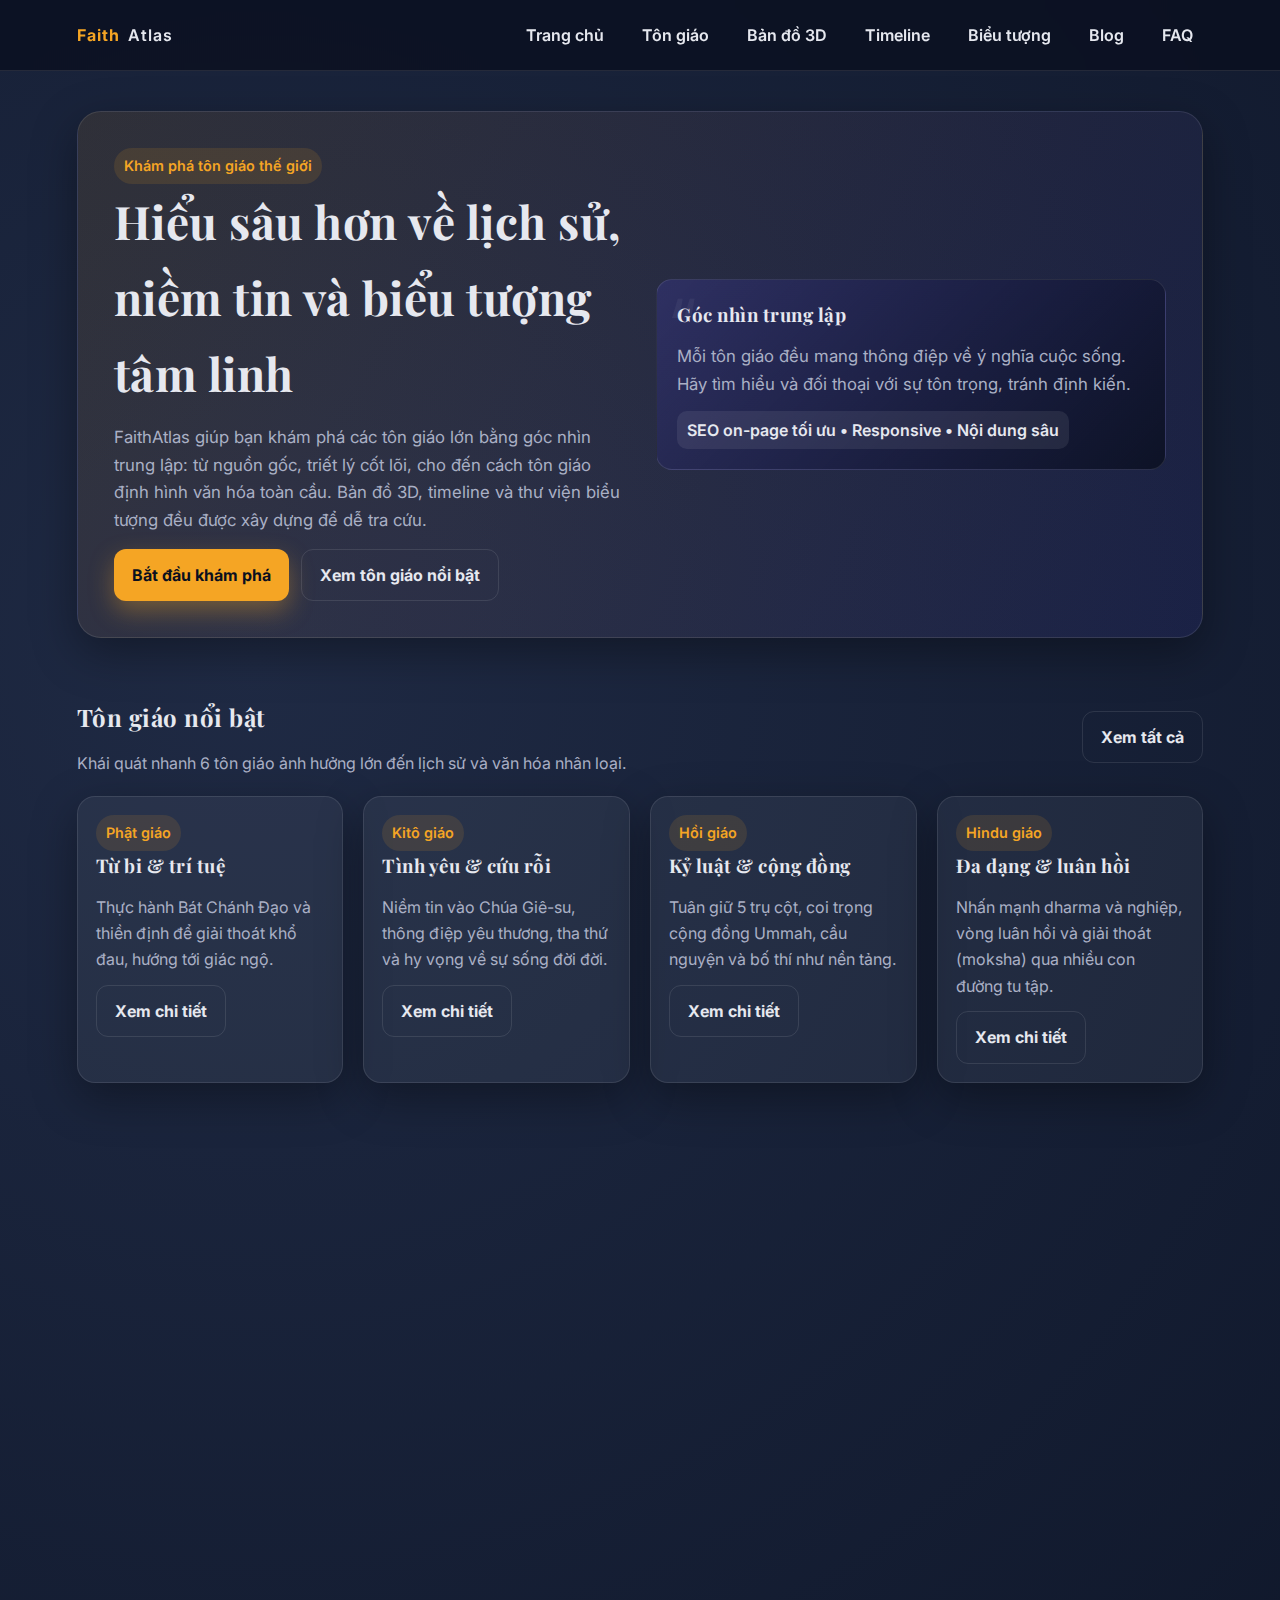
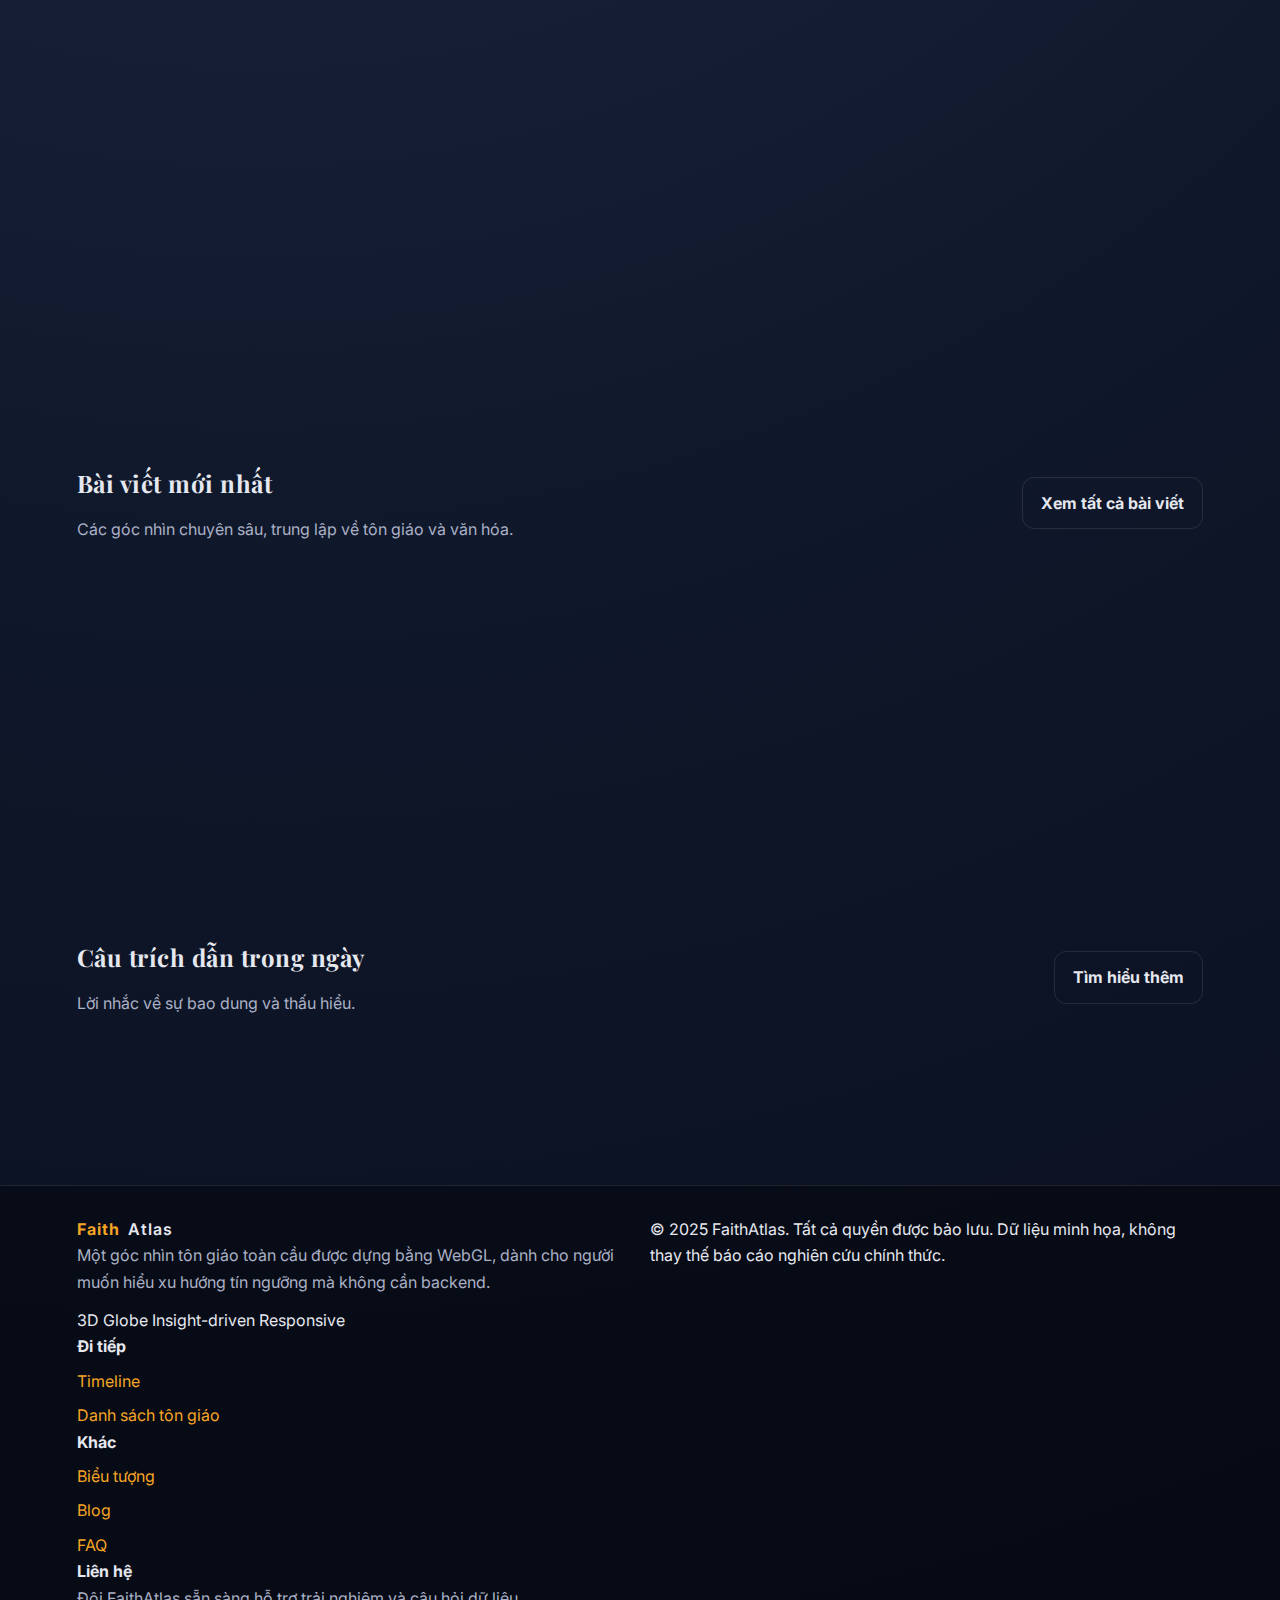
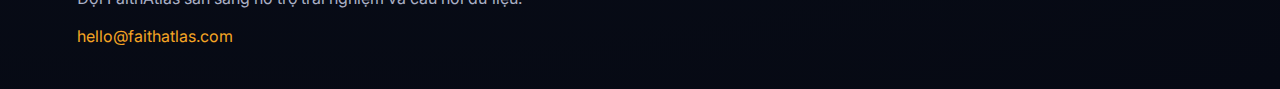
<file: index.html>
<!DOCTYPE html>
<html lang="vi">
  <head>
    <meta charset="UTF-8" />
    <meta name="viewport" content="width=device-width, initial-scale=1.0" />
    <title>Khám phá các tôn giáo thế giới | World Religions Atlas</title>
    <meta
      name="description"
      content="Khám phá các tôn giáo lớn trên thế giới: lịch sử, niềm tin, biểu tượng, bản đồ 3D, timeline và thư viện bài viết chuyên sâu."
    />
    <link rel="preconnect" href="https://fonts.googleapis.com" />
    <link rel="preconnect" href="https://fonts.gstatic.com" crossorigin />
    <link href="https://fonts.googleapis.com/css2?family=Inter:wght@400;600;700&family=Playfair+Display:wght@600;700&display=swap" rel="stylesheet" />
    <link rel="stylesheet" href="styles.css" />
  </head>
  <body>
    <header>
      <div class="nav">
        <div class="logo">Faith<span>Atlas</span></div>
        <nav class="nav-links">
          <a href="index.html">Trang chủ</a>
          <a href="religions.html">Tôn giáo</a>
          <a href="map-3d.html">Bản đồ 3D</a>
          <a href="timeline.html">Timeline</a>
          <a href="symbols.html">Biểu tượng</a>
          <a href="blog.html">Blog</a>
          <a href="faq.html">FAQ</a>
        </nav>
        <button class="hamburger" aria-label="Mở menu">☰</button>
      </div>
      <div class="mobile-menu">
        <a href="index.html">Trang chủ</a>
        <a href="religions.html">Tôn giáo</a>
        <a href="map-3d.html">Bản đồ 3D</a>
        <a href="timeline.html">Timeline</a>
        <a href="symbols.html">Biểu tượng</a>
        <a href="blog.html">Blog</a>
        <a href="faq.html">FAQ</a>
      </div>
    </header>

    <main>
      <section class="hero fade-up">
        <div>
          <div class="tag">Khám phá tôn giáo thế giới</div>
          <h1>Hiểu sâu hơn về lịch sử, niềm tin và biểu tượng tâm linh</h1>
          <p>
            FaithAtlas giúp bạn khám phá các tôn giáo lớn bằng góc nhìn trung lập: từ nguồn gốc, triết lý cốt lõi,
            cho đến cách tôn giáo định hình văn hóa toàn cầu. Bản đồ 3D, timeline và thư viện biểu tượng đều được xây dựng để dễ tra cứu.
          </p>
          <div class="cta-group">
            <a class="btn" href="religions.html">Bắt đầu khám phá</a>
            <a class="btn secondary" href="#featured">Xem tôn giáo nổi bật</a>
          </div>
        </div>
        <div class="quote-box">
          <h3>Góc nhìn trung lập</h3>
          <p>
            Mỗi tôn giáo đều mang thông điệp về ý nghĩa cuộc sống. Hãy tìm hiểu và đối thoại với sự tôn trọng, tránh định kiến.
          </p>
          <div class="badge">SEO on-page tối ưu • Responsive • Nội dung sâu</div>
        </div>
      </section>

      <section id="featured" class="section">
        <div class="section-header">
          <div>
            <h2>Tôn giáo nổi bật</h2>
            <p>Khái quát nhanh 6 tôn giáo ảnh hưởng lớn đến lịch sử và văn hóa nhân loại.</p>
          </div>
          <a class="btn secondary" href="religions.html">Xem tất cả</a>
        </div>
        <div class="grid grid-3">
          <article class="card fade-up">
            <div class="tag">Phật giáo</div>
            <h3>Từ bi & trí tuệ</h3>
            <p>Thực hành Bát Chánh Đạo và thiền định để giải thoát khổ đau, hướng tới giác ngộ.</p>
            <a class="btn secondary" href="religion-detail.html#phat-giao">Xem chi tiết</a>
          </article>
          <article class="card fade-up">
            <div class="tag">Kitô giáo</div>
            <h3>Tình yêu & cứu rỗi</h3>
            <p>Niềm tin vào Chúa Giê-su, thông điệp yêu thương, tha thứ và hy vọng về sự sống đời đời.</p>
            <a class="btn secondary" href="religion-detail.html#kito-giao">Xem chi tiết</a>
          </article>
          <article class="card fade-up">
            <div class="tag">Hồi giáo</div>
            <h3>Kỷ luật & cộng đồng</h3>
            <p>Tuân giữ 5 trụ cột, coi trọng cộng đồng Ummah, cầu nguyện và bố thí như nền tảng.</p>
            <a class="btn secondary" href="religion-detail.html#hoi-giao">Xem chi tiết</a>
          </article>
          <article class="card fade-up">
            <div class="tag">Hindu giáo</div>
            <h3>Đa dạng & luân hồi</h3>
            <p>Nhấn mạnh dharma và nghiệp, vòng luân hồi và giải thoát (moksha) qua nhiều con đường tu tập.</p>
            <a class="btn secondary" href="religion-detail.html#hindu-giao">Xem chi tiết</a>
          </article>
          <article class="card fade-up">
            <div class="tag">Do Thái giáo</div>
            <h3>Giao ước & luật Torah</h3>
            <p>Truyền thống lâu đời với nghi thức gia đình, lễ hội và học hỏi kinh điển như cách sống đức tin.</p>
            <a class="btn secondary" href="religion-detail.html#do-thai-giao">Xem chi tiết</a>
          </article>
          <article class="card fade-up">
            <div class="tag">Sikh giáo</div>
            <h3>Phục vụ & bình đẳng</h3>
            <p>Kêu gọi chia sẻ, lao động trung thực, tránh phân biệt giai cấp; tôn trọng mọi cộng đồng.</p>
            <a class="btn secondary" href="religion-detail.html#sikh-giao">Xem chi tiết</a>
          </article>
        </div>
      </section>

      <section class="section fade-up">
        <div class="section-header">
          <div>
            <h2>Bản đồ 3D & Timeline</h2>
            <p>Hình dung nhanh tôn giáo chiếm ưu thế theo vùng và mốc hình thành qua dòng thời gian.</p>
          </div>
          <div class="internal-links">
            <a class="chip" href="map-3d.html">Xem bản đồ 3D</a>
            <a class="chip" href="timeline.html">Xem timeline</a>
          </div>
        </div>
        <div class="grid grid-2">
          <article class="card">
            <h3>Globe tương tác</h3>
            <p>Quả địa cầu xoay được, chạm vào vùng để xem tôn giáo chiếm ưu thế và mô tả ngắn.</p>
            <ul>
              <li>Hiển thị marker theo châu lục/khu vực.</li>
              <li>Tooltip nêu tôn giáo nổi bật và bối cảnh.</li>
              <li>Màu sắc được chú giải rõ ràng.</li>
            </ul>
          </article>
          <article class="card">
            <h3>Dòng thời gian</h3>
            <p>Các mốc quan trọng từ Hindu giáo, Do Thái giáo đến sự lan tỏa của Phật giáo, Kitô giáo, Hồi giáo.</p>
            <ul>
              <li>Ít nhất 8 mốc chính, mô tả 2–3 câu dễ hiểu.</li>
              <li>Hiệu ứng xuất hiện khi cuộn.</li>
              <li>Liên kết nội bộ đến trang chi tiết.</li>
            </ul>
          </article>
        </div>
      </section>

      <section class="section">
        <div class="section-header">
          <div>
            <h2>Bài viết mới nhất</h2>
            <p>Các góc nhìn chuyên sâu, trung lập về tôn giáo và văn hóa.</p>
          </div>
          <a class="btn secondary" href="blog.html">Xem tất cả bài viết</a>
        </div>
        <div id="latest-posts" class="grid grid-3"></div>
      </section>

      <section class="section">
        <div class="section-header">
          <div>
            <h2>Câu trích dẫn trong ngày</h2>
            <p>Lời nhắc về sự bao dung và thấu hiểu.</p>
          </div>
          <a class="btn secondary" href="faq.html">Tìm hiểu thêm</a>
        </div>
        <div class="quote-box fade-up" id="quote-of-day" aria-live="polite"></div>
      </section>
    </main>

        <footer class="footer">
      <div class="footer-grid">
        <div class="footer-brand">
          <div class="logo">Faith<span>Atlas</span></div>
          <p>
            Một góc nhìn tôn giáo toàn cầu được dựng bằng WebGL, dành cho người muốn hiểu xu hướng tín ngưỡng mà không cần backend.
          </p>
          <div class="footer-tags">
            <span>3D Globe</span>
            <span>Insight-driven</span>
            <span>Responsive</span>
          </div>
        </div>
        <div class="footer-links">
          <strong>Đi tiếp</strong>
          <a href="timeline.html">Timeline</a>
          <a href="religions.html">Danh sách tôn giáo</a>
        </div>
        <div class="footer-links">
          <strong>Khác</strong>
          <a href="symbols.html">Biểu tượng</a>
          <a href="blog.html">Blog</a>
          <a href="faq.html">FAQ</a>
        </div>
        <div class="footer-contact">
          <strong>Liên hệ</strong>
          <p>Đội FaithAtlas sẵn sàng hỗ trợ trải nghiệm và câu hỏi dữ liệu.</p>
          <a href="mailto:hello@faithatlas.com">hello@faithatlas.com</a>
        </div>
      </div>
      <div class="footer-bottom">
        <span>© 2025 FaithAtlas. Tất cả quyền được bảo lưu.</span>
        <span>Dữ liệu minh họa, không thay thế báo cáo nghiên cứu chính thức.</span>
      </div>
    </footer>


    <script src="main.js"></script>
  </body>
</html>
</file>
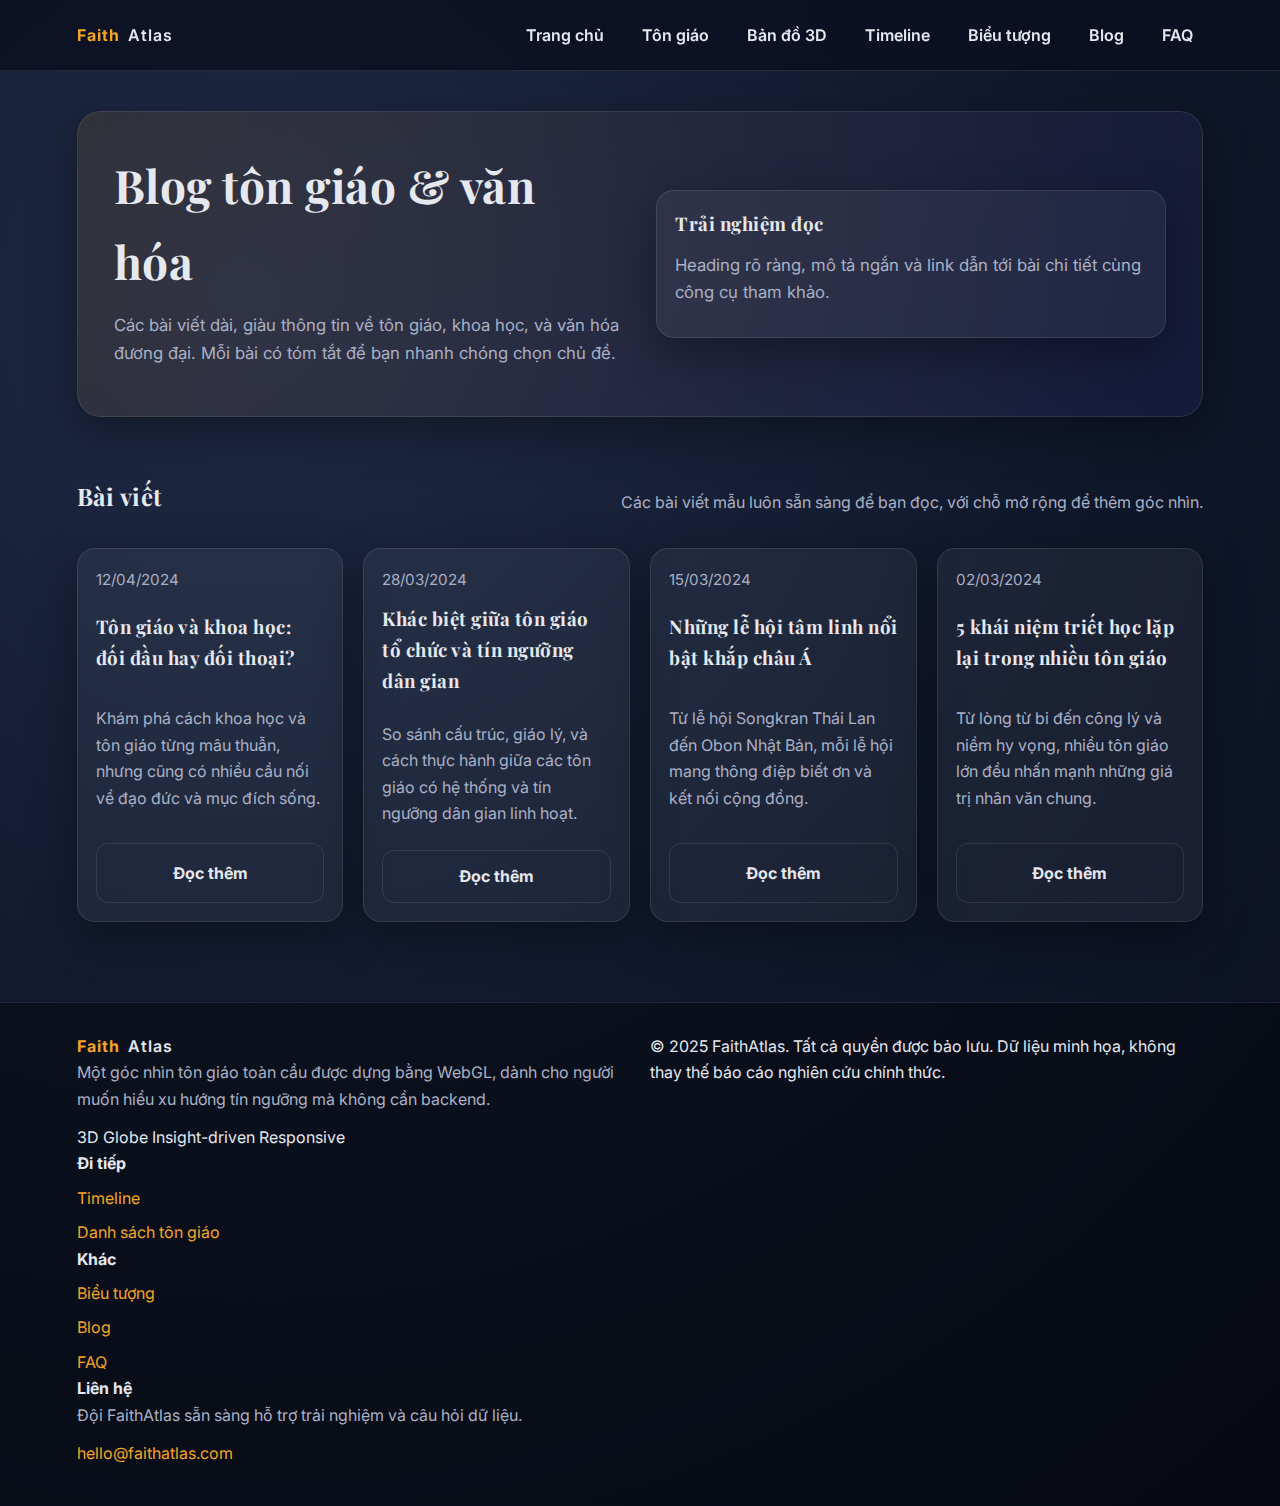
<file: blog.html>
<!DOCTYPE html>
<html lang="vi">
  <head>
    <meta charset="UTF-8" />
    <meta name="viewport" content="width=device-width, initial-scale=1.0" />
    <title>Blog tôn giáo & văn hóa | FaithAtlas</title>
    <meta
      name="description"
      content="Blog trung lập về tôn giáo: phân tích, so sánh và xu hướng văn hóa tâm linh hiện đại. Dữ liệu tĩnh, tối ưu SEO."
    />
    <link rel="preconnect" href="https://fonts.googleapis.com" />
    <link rel="preconnect" href="https://fonts.gstatic.com" crossorigin />
    <link href="https://fonts.googleapis.com/css2?family=Inter:wght@400;600;700&family=Playfair+Display:wght@600;700&display=swap" rel="stylesheet" />
    <link rel="stylesheet" href="styles.css" />
  </head>
  <body>
    <header>
      <div class="nav">
        <div class="logo">Faith<span>Atlas</span></div>
        <nav class="nav-links">
          <a href="index.html">Trang chủ</a>
          <a href="religions.html">Tôn giáo</a>
          <a href="map-3d.html">Bản đồ 3D</a>
          <a href="timeline.html">Timeline</a>
          <a href="symbols.html">Biểu tượng</a>
          <a href="blog.html">Blog</a>
          <a href="faq.html">FAQ</a>
        </nav>
        <button class="hamburger" aria-label="Mở menu">☰</button>
      </div>
      <div class="mobile-menu">
        <a href="index.html">Trang chủ</a>
        <a href="religions.html">Tôn giáo</a>
        <a href="map-3d.html">Bản đồ 3D</a>
        <a href="timeline.html">Timeline</a>
        <a href="symbols.html">Biểu tượng</a>
        <a href="blog.html">Blog</a>
        <a href="faq.html">FAQ</a>
      </div>
    </header>

    <main>
      <section class="hero fade-up">
        <div>
          <h1>Blog tôn giáo & văn hóa</h1>
          <p>
            Các bài viết dài, giàu thông tin về tôn giáo, khoa học, và văn hóa đương đại. Mỗi bài có tóm tắt để bạn nhanh chóng chọn chủ đề.
          </p>
        </div>
        <div class="card">
          <h3>Trải nghiệm đọc</h3>
          <p>Heading rõ ràng, mô tả ngắn và link dẫn tới bài chi tiết cùng công cụ tham khảo.</p>
        </div>
      </section>

      <section class="section">
        <div class="section-header">
          <h2>Bài viết</h2>
          <p>Các bài viết mẫu luôn sẵn sàng để bạn đọc, với chỗ mở rộng để thêm góc nhìn.</p>
        </div>
        <div id="blog-list" class="grid grid-3"></div>
      </section>
    </main>

        <footer class="footer">
      <div class="footer-grid">
        <div class="footer-brand">
          <div class="logo">Faith<span>Atlas</span></div>
          <p>
            Một góc nhìn tôn giáo toàn cầu được dựng bằng WebGL, dành cho người muốn hiểu xu hướng tín ngưỡng mà không cần backend.
          </p>
          <div class="footer-tags">
            <span>3D Globe</span>
            <span>Insight-driven</span>
            <span>Responsive</span>
          </div>
        </div>
        <div class="footer-links">
          <strong>Đi tiếp</strong>
          <a href="timeline.html">Timeline</a>
          <a href="religions.html">Danh sách tôn giáo</a>
        </div>
        <div class="footer-links">
          <strong>Khác</strong>
          <a href="symbols.html">Biểu tượng</a>
          <a href="blog.html">Blog</a>
          <a href="faq.html">FAQ</a>
        </div>
        <div class="footer-contact">
          <strong>Liên hệ</strong>
          <p>Đội FaithAtlas sẵn sàng hỗ trợ trải nghiệm và câu hỏi dữ liệu.</p>
          <a href="mailto:hello@faithatlas.com">hello@faithatlas.com</a>
        </div>
      </div>
      <div class="footer-bottom">
        <span>© 2025 FaithAtlas. Tất cả quyền được bảo lưu.</span>
        <span>Dữ liệu minh họa, không thay thế báo cáo nghiên cứu chính thức.</span>
      </div>
    </footer>


    <script src="main.js"></script>
  </body>
</html>
</file>
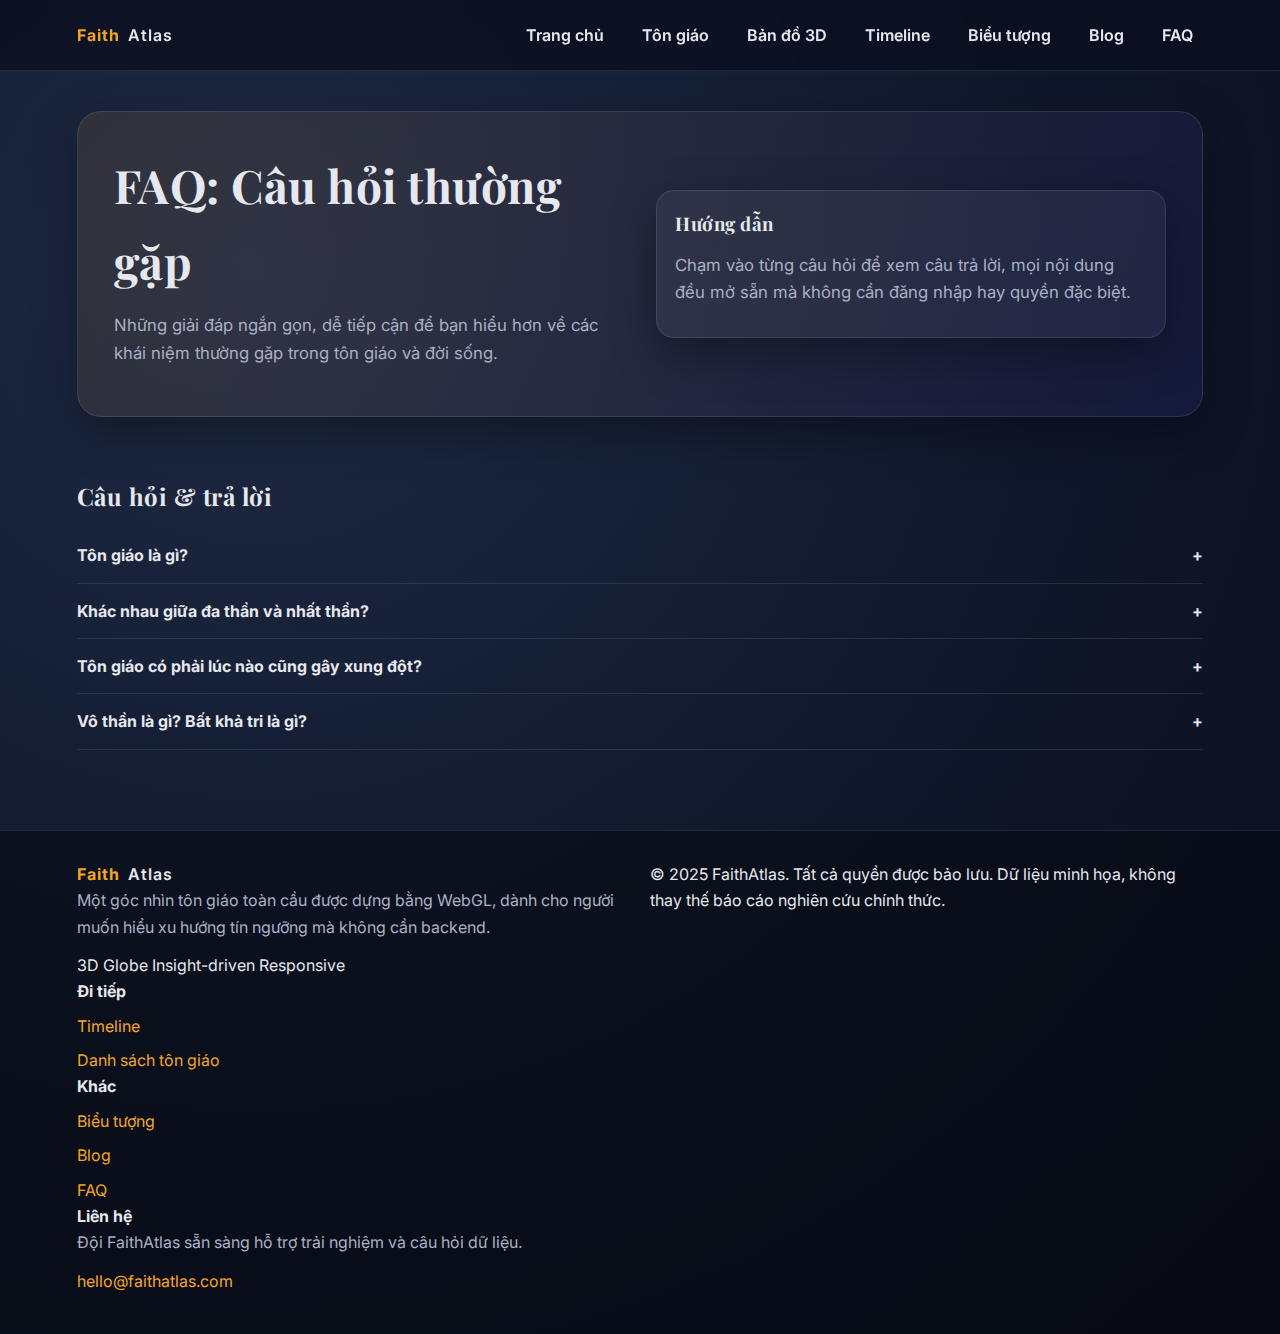
<file: faq.html>
<!DOCTYPE html>
<html lang="vi">
  <head>
    <meta charset="UTF-8" />
    <meta name="viewport" content="width=device-width, initial-scale=1.0" />
    <title>Câu hỏi thường gặp về tôn giáo | FaithAtlas FAQ</title>
    <meta
      name="description"
      content="Giải đáp câu hỏi thường gặp: tôn giáo là gì, đa thần vs nhất thần, tôn giáo và xung đột, vô thần và bất khả tri."
    />
    <link rel="preconnect" href="https://fonts.googleapis.com" />
    <link rel="preconnect" href="https://fonts.gstatic.com" crossorigin />
    <link href="https://fonts.googleapis.com/css2?family=Inter:wght@400;600;700&family=Playfair+Display:wght@600;700&display=swap" rel="stylesheet" />
    <link rel="stylesheet" href="styles.css" />
  </head>
  <body>
    <header>
      <div class="nav">
        <div class="logo">Faith<span>Atlas</span></div>
        <nav class="nav-links">
          <a href="index.html">Trang chủ</a>
          <a href="religions.html">Tôn giáo</a>
          <a href="map-3d.html">Bản đồ 3D</a>
          <a href="timeline.html">Timeline</a>
          <a href="symbols.html">Biểu tượng</a>
          <a href="blog.html">Blog</a>
          <a href="faq.html">FAQ</a>
        </nav>
        <button class="hamburger" aria-label="Mở menu">☰</button>
      </div>
      <div class="mobile-menu">
        <a href="index.html">Trang chủ</a>
        <a href="religions.html">Tôn giáo</a>
        <a href="map-3d.html">Bản đồ 3D</a>
        <a href="timeline.html">Timeline</a>
        <a href="symbols.html">Biểu tượng</a>
        <a href="blog.html">Blog</a>
        <a href="faq.html">FAQ</a>
      </div>
    </header>

    <main>
      <section class="hero fade-up">
        <div>
          <h1>FAQ: Câu hỏi thường gặp</h1>
          <p>Những giải đáp ngắn gọn, dễ tiếp cận để bạn hiểu hơn về các khái niệm thường gặp trong tôn giáo và đời sống.</p>
        </div>
        <div class="card">
          <h3>Hướng dẫn</h3>
          <p>Chạm vào từng câu hỏi để xem câu trả lời, mọi nội dung đều mở sẵn mà không cần đăng nhập hay quyền đặc biệt.</p>
        </div>
      </section>


      <section class="section">
        <h2>Câu hỏi & trả lời</h2>
        <div class="faq-item">
          <div class="faq-question">
            <span>Tôn giáo là gì?</span>
            <span>+</span>
          </div>
          <div class="faq-answer">
            <p>
              Tôn giáo là hệ thống niềm tin, thực hành và giá trị giúp con người hiểu ý nghĩa tồn tại, thường gắn với niềm tin vào thực tại siêu việt hoặc thiêng liêng.
              Nó bao gồm cộng đồng, nghi lễ, giáo lý và đạo đức, tạo nên bản sắc văn hóa và hỗ trợ tinh thần cho tín đồ.
            </p>
            <p>
              Không phải mọi tôn giáo đều giống nhau: một số nhấn mạnh nghi lễ, số khác nhấn mạnh triết lý hoặc thực hành nội tâm. Dù vậy, đa số cùng hướng đến
              việc trả lời câu hỏi “tôi là ai, sống để làm gì, cái chết có ý nghĩa gì”.
            </p>
          </div>
        </div>
        <div class="faq-item">
          <div class="faq-question">
            <span>Khác nhau giữa đa thần và nhất thần?</span>
            <span>+</span>
          </div>
          <div class="faq-answer">
            <p>
              Tôn giáo đa thần tin vào nhiều thần linh với vai trò khác nhau (ví dụ: Hindu giáo có nhiều hình tượng thần đại diện cho các khía cạnh của thực tại).
              Tôn giáo nhất thần tin vào một Đấng Tối Cao duy nhất (Do Thái giáo, Kitô giáo, Hồi giáo).
            </p>
            <p>
              Một số truyền thống kết hợp yếu tố triết học: dù có nhiều hình tượng thần, họ vẫn nhấn mạnh một thực tại tối hậu duy nhất, nên ranh giới không phải lúc nào
              cũng rõ ràng. Điều quan trọng là hiểu bối cảnh văn hóa và cách tín đồ thực hành.
            </p>
          </div>
        </div>
        <div class="faq-item">
          <div class="faq-question">
            <span>Tôn giáo có phải lúc nào cũng gây xung đột?</span>
            <span>+</span>
          </div>
          <div class="faq-answer">
            <p>
              Lịch sử ghi nhận xung đột gắn với tôn giáo, nhưng nguyên nhân thường phức tạp: quyền lực, kinh tế, chính trị, bản sắc. Tôn giáo có thể bị lợi dụng để
              hợp pháp hóa quyết định của con người. Bên cạnh đó, nhiều phong trào hòa bình, nhân đạo, giáo dục cũng xuất phát từ động lực tôn giáo.
            </p>
            <p>
              Hiểu bối cảnh, đối thoại liên tôn và giáo dục đa văn hóa giúp giảm bớt xung đột. Nhiều tổ chức tôn giáo hiện đại tích cực tham gia hòa giải và phát triển cộng đồng.
            </p>
          </div>
        </div>
        <div class="faq-item">
          <div class="faq-question">
            <span>Vô thần là gì? Bất khả tri là gì?</span>
            <span>+</span>
          </div>
          <div class="faq-answer">
            <p>
              Vô thần (atheism) là lập trường không tin vào sự tồn tại của thần linh. Bất khả tri (agnosticism) là quan điểm cho rằng chưa có đủ cơ sở để khẳng định
              hoặc phủ nhận sự tồn tại đó, nên giữ thái độ mở.
            </p>
            <p>
              Nhiều người vô thần vẫn quan tâm đạo đức và ý nghĩa cuộc sống qua triết học hoặc khoa học. Bất khả tri nhấn mạnh khiêm tốn tri thức và sẵn sàng chờ đợi thêm bằng chứng
              hoặc trải nghiệm. Cả hai lập trường đều có thể đối thoại tích cực với người có tôn giáo nếu cùng tôn trọng lẫn nhau.
            </p>
          </div>
        </div>
      </section>
    </main>

        <footer class="footer">
      <div class="footer-grid">
        <div class="footer-brand">
          <div class="logo">Faith<span>Atlas</span></div>
          <p>
            Một góc nhìn tôn giáo toàn cầu được dựng bằng WebGL, dành cho người muốn hiểu xu hướng tín ngưỡng mà không cần backend.
          </p>
          <div class="footer-tags">
            <span>3D Globe</span>
            <span>Insight-driven</span>
            <span>Responsive</span>
          </div>
        </div>
        <div class="footer-links">
          <strong>Đi tiếp</strong>
          <a href="timeline.html">Timeline</a>
          <a href="religions.html">Danh sách tôn giáo</a>
        </div>
        <div class="footer-links">
          <strong>Khác</strong>
          <a href="symbols.html">Biểu tượng</a>
          <a href="blog.html">Blog</a>
          <a href="faq.html">FAQ</a>
        </div>
        <div class="footer-contact">
          <strong>Liên hệ</strong>
          <p>Đội FaithAtlas sẵn sàng hỗ trợ trải nghiệm và câu hỏi dữ liệu.</p>
          <a href="mailto:hello@faithatlas.com">hello@faithatlas.com</a>
        </div>
      </div>
      <div class="footer-bottom">
        <span>© 2025 FaithAtlas. Tất cả quyền được bảo lưu.</span>
        <span>Dữ liệu minh họa, không thay thế báo cáo nghiên cứu chính thức.</span>
      </div>
    </footer>


    <script src="main.js"></script>
  </body>
</html>
</file>
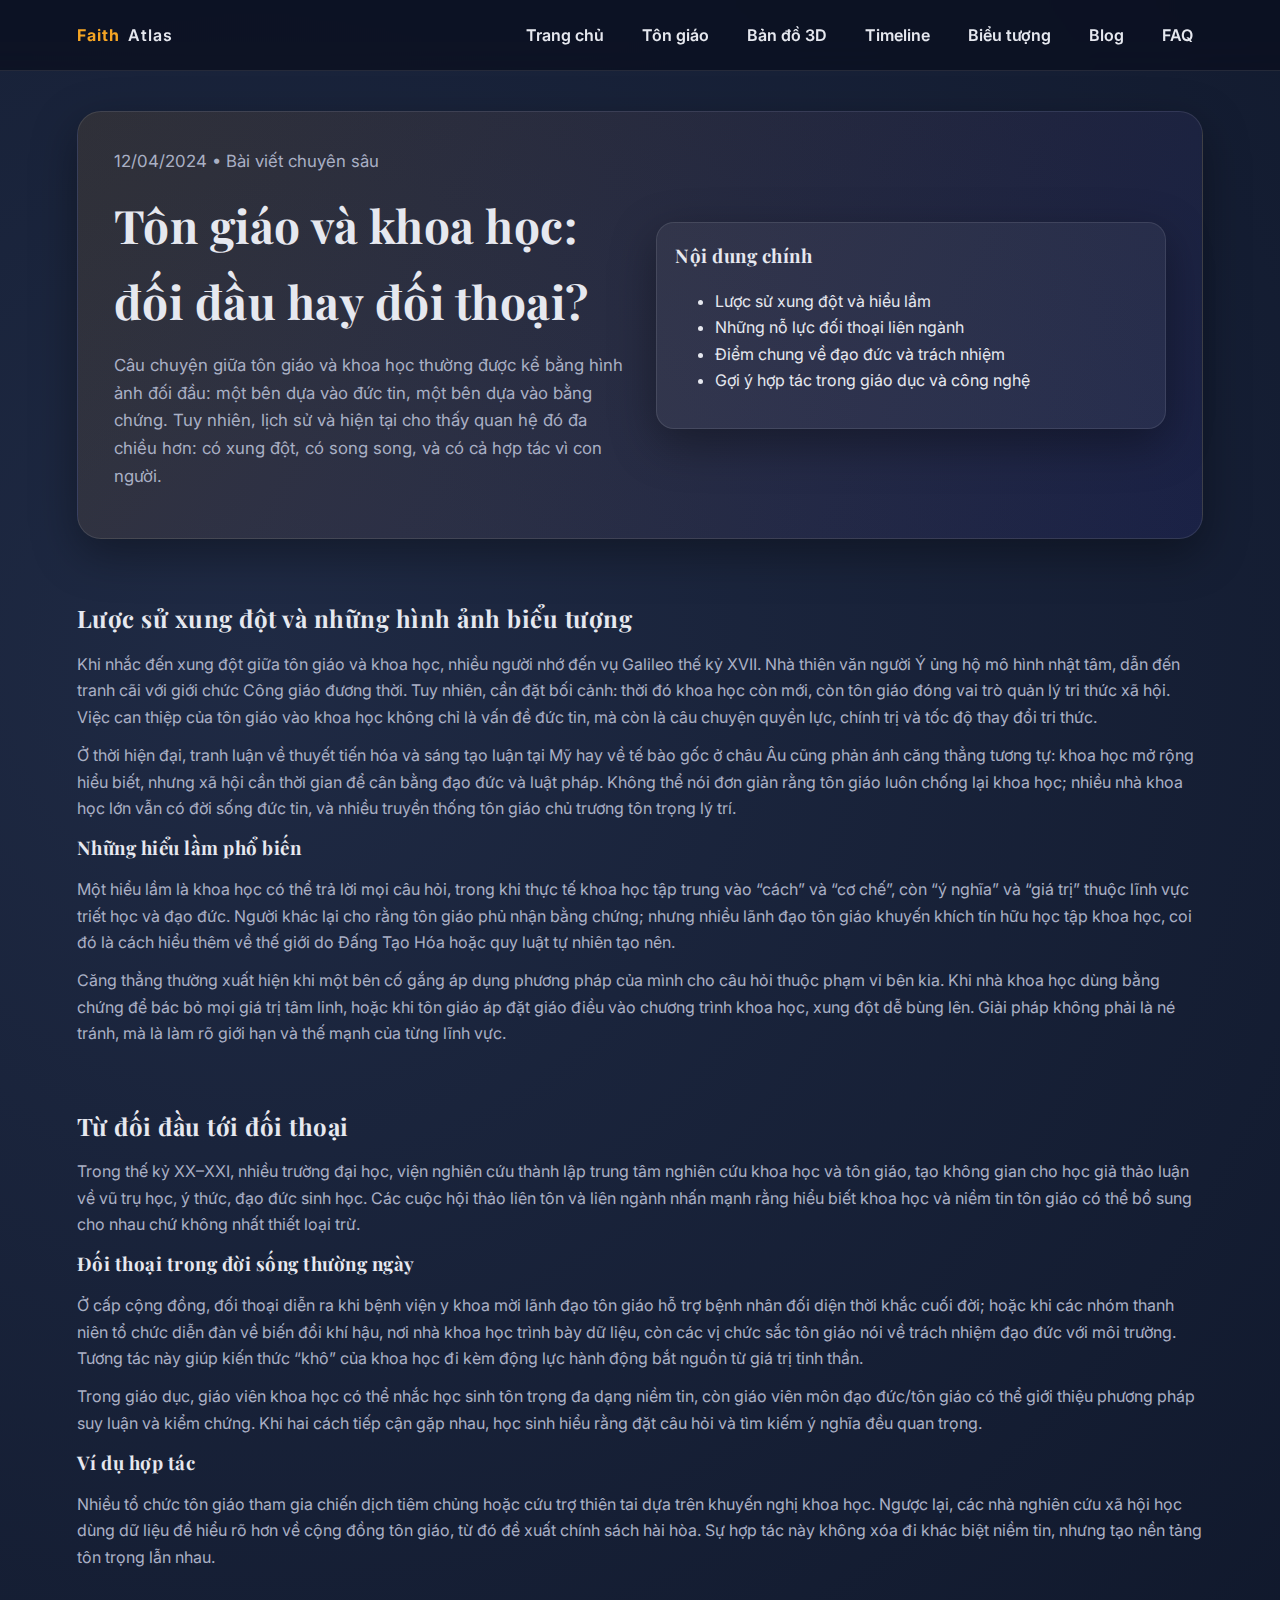
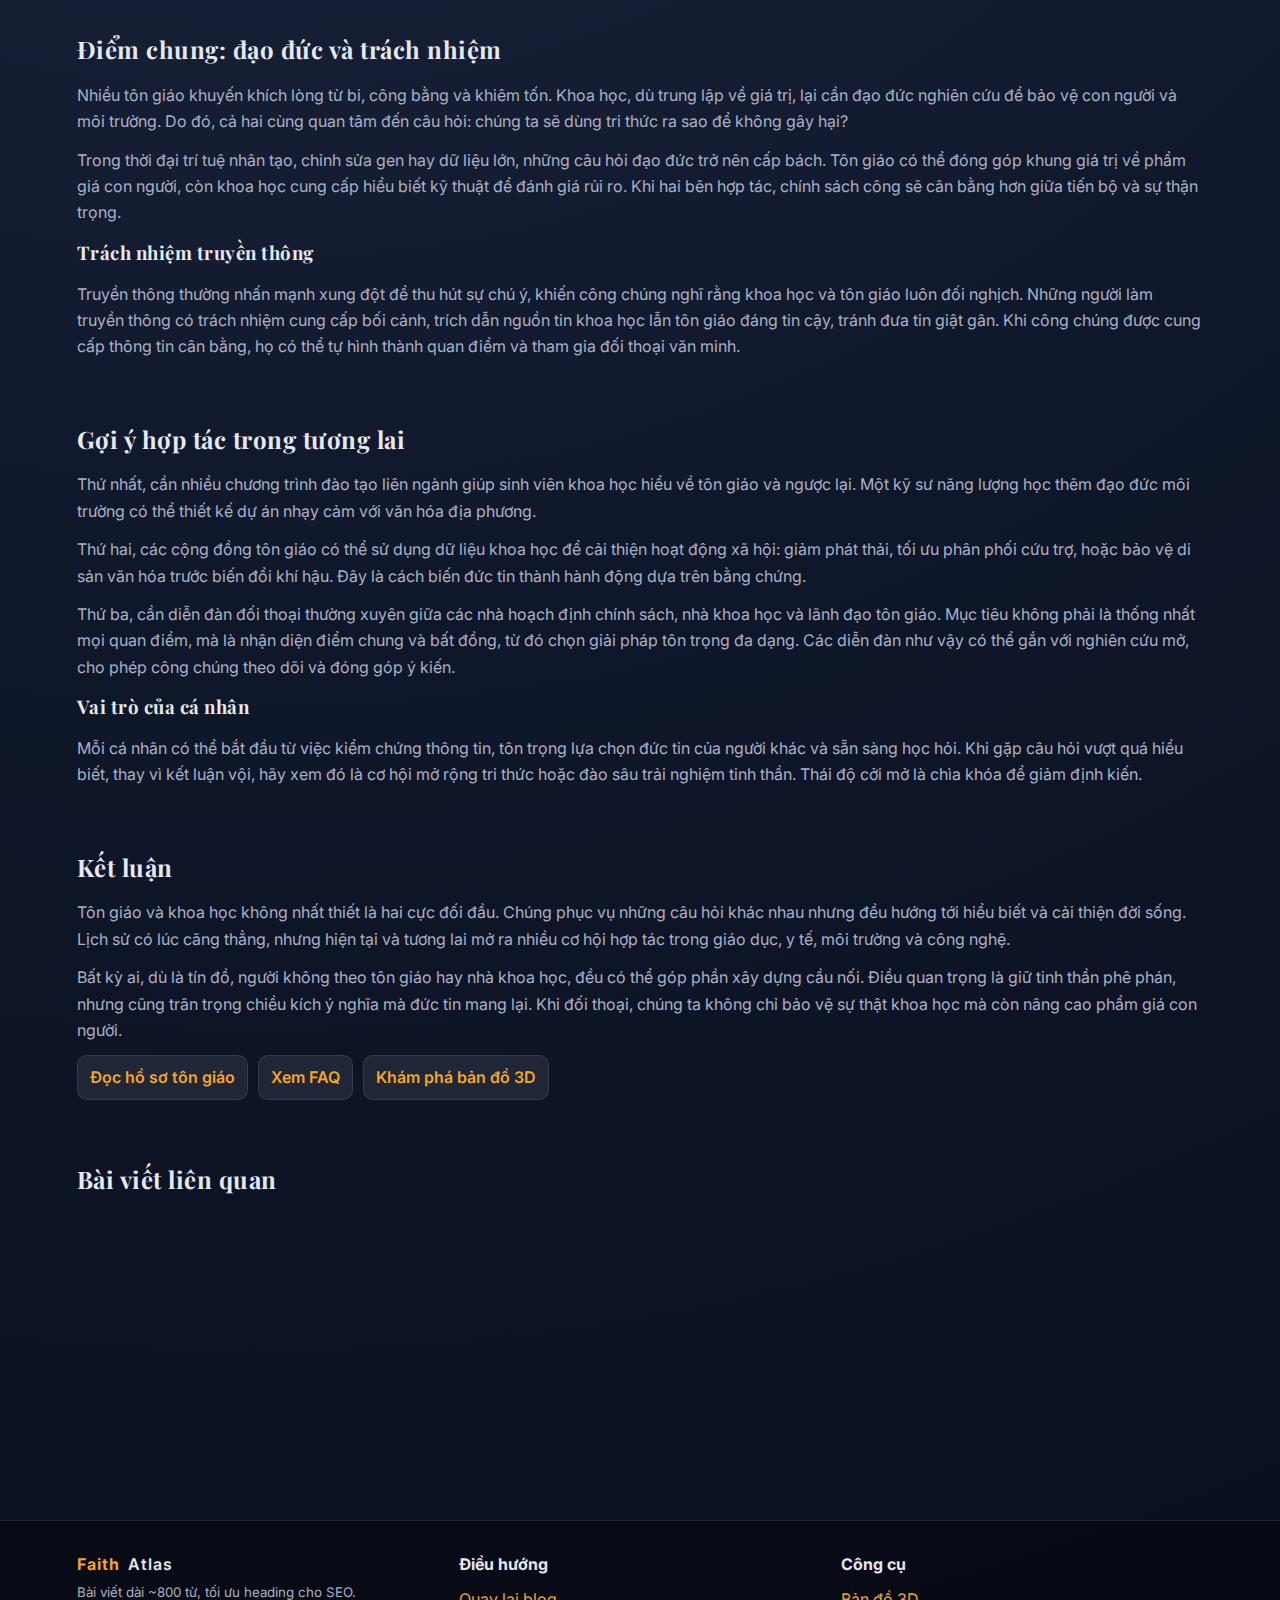
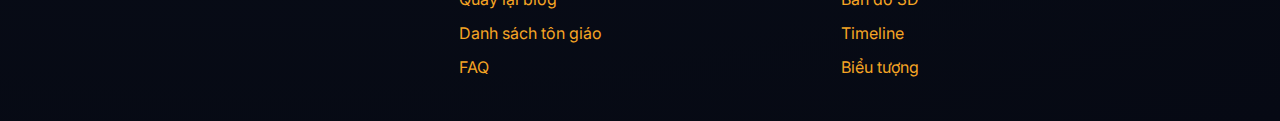
<file: post-detail.html>
<!DOCTYPE html>
<html lang="vi">
  <head>
    <meta charset="UTF-8" />
    <meta name="viewport" content="width=device-width, initial-scale=1.0" />
    <title>Tôn giáo và khoa học: đối đầu hay đối thoại? | FaithAtlas Blog</title>
    <meta
      name="description"
      content="Bài viết dài phân tích mối quan hệ giữa tôn giáo và khoa học: lịch sử xung đột, các nỗ lực đối thoại, và gợi ý hợp tác trong tương lai."
    />
    <link rel="preconnect" href="https://fonts.googleapis.com" />
    <link rel="preconnect" href="https://fonts.gstatic.com" crossorigin />
    <link href="https://fonts.googleapis.com/css2?family=Inter:wght@400;600;700&family=Playfair+Display:wght@600;700&display=swap" rel="stylesheet" />
    <link rel="stylesheet" href="styles.css" />
  </head>
  <body>
    <header>
      <div class="nav">
        <div class="logo">Faith<span>Atlas</span></div>
        <nav class="nav-links">
          <a href="index.html">Trang chủ</a>
          <a href="religions.html">Tôn giáo</a>
          <a href="map-3d.html">Bản đồ 3D</a>
          <a href="timeline.html">Timeline</a>
          <a href="symbols.html">Biểu tượng</a>
          <a href="blog.html">Blog</a>
          <a href="faq.html">FAQ</a>
        </nav>
        <button class="hamburger" aria-label="Mở menu">☰</button>
      </div>
      <div class="mobile-menu">
        <a href="index.html">Trang chủ</a>
        <a href="religions.html">Tôn giáo</a>
        <a href="map-3d.html">Bản đồ 3D</a>
        <a href="timeline.html">Timeline</a>
        <a href="symbols.html">Biểu tượng</a>
        <a href="blog.html">Blog</a>
        <a href="faq.html">FAQ</a>
      </div>
    </header>

    <main>
      <article class="hero fade-up">
        <div>
          <p class="meta">12/04/2024 • Bài viết chuyên sâu</p>
          <h1>Tôn giáo và khoa học: đối đầu hay đối thoại?</h1>
          <p>
            Câu chuyện giữa tôn giáo và khoa học thường được kể bằng hình ảnh đối đầu: một bên dựa vào đức tin, một bên dựa vào bằng chứng.
            Tuy nhiên, lịch sử và hiện tại cho thấy quan hệ đó đa chiều hơn: có xung đột, có song song, và có cả hợp tác vì con người.
          </p>
        </div>
        <div class="card">
          <h3>Nội dung chính</h3>
          <ul>
            <li>Lược sử xung đột và hiểu lầm</li>
            <li>Những nỗ lực đối thoại liên ngành</li>
            <li>Điểm chung về đạo đức và trách nhiệm</li>
            <li>Gợi ý hợp tác trong giáo dục và công nghệ</li>
          </ul>
        </div>
      </article>

      <section class="section">
        <h2>Lược sử xung đột và những hình ảnh biểu tượng</h2>
        <p>
          Khi nhắc đến xung đột giữa tôn giáo và khoa học, nhiều người nhớ đến vụ Galileo thế kỷ XVII. Nhà thiên văn người Ý ủng hộ mô hình nhật tâm,
          dẫn đến tranh cãi với giới chức Công giáo đương thời. Tuy nhiên, cần đặt bối cảnh: thời đó khoa học còn mới, còn tôn giáo đóng vai trò
          quản lý tri thức xã hội. Việc can thiệp của tôn giáo vào khoa học không chỉ là vấn đề đức tin, mà còn là câu chuyện quyền lực, chính trị và
          tốc độ thay đổi tri thức.
        </p>
        <p>
          Ở thời hiện đại, tranh luận về thuyết tiến hóa và sáng tạo luận tại Mỹ hay về tế bào gốc ở châu Âu cũng phản ánh căng thẳng tương tự:
          khoa học mở rộng hiểu biết, nhưng xã hội cần thời gian để cân bằng đạo đức và luật pháp. Không thể nói đơn giản rằng tôn giáo luôn chống lại
          khoa học; nhiều nhà khoa học lớn vẫn có đời sống đức tin, và nhiều truyền thống tôn giáo chủ trương tôn trọng lý trí.
        </p>
        <h3>Những hiểu lầm phổ biến</h3>
        <p>
          Một hiểu lầm là khoa học có thể trả lời mọi câu hỏi, trong khi thực tế khoa học tập trung vào “cách” và “cơ chế”, còn “ý nghĩa” và “giá trị”
          thuộc lĩnh vực triết học và đạo đức. Người khác lại cho rằng tôn giáo phủ nhận bằng chứng; nhưng nhiều lãnh đạo tôn giáo khuyến khích tín hữu
          học tập khoa học, coi đó là cách hiểu thêm về thế giới do Đấng Tạo Hóa hoặc quy luật tự nhiên tạo nên.
        </p>
        <p>
          Căng thẳng thường xuất hiện khi một bên cố gắng áp dụng phương pháp của mình cho câu hỏi thuộc phạm vi bên kia. Khi nhà khoa học dùng bằng chứng
          để bác bỏ mọi giá trị tâm linh, hoặc khi tôn giáo áp đặt giáo điều vào chương trình khoa học, xung đột dễ bùng lên. Giải pháp không phải là
          né tránh, mà là làm rõ giới hạn và thế mạnh của từng lĩnh vực.
        </p>
      </section>

      <section class="section">
        <h2>Từ đối đầu tới đối thoại</h2>
        <p>
          Trong thế kỷ XX–XXI, nhiều trường đại học, viện nghiên cứu thành lập trung tâm nghiên cứu khoa học và tôn giáo, tạo không gian cho học giả
          thảo luận về vũ trụ học, ý thức, đạo đức sinh học. Các cuộc hội thảo liên tôn và liên ngành nhấn mạnh rằng hiểu biết khoa học và niềm tin tôn giáo
          có thể bổ sung cho nhau chứ không nhất thiết loại trừ.
        </p>
        <h3>Đối thoại trong đời sống thường ngày</h3>
        <p>
          Ở cấp cộng đồng, đối thoại diễn ra khi bệnh viện y khoa mời lãnh đạo tôn giáo hỗ trợ bệnh nhân đối diện thời khắc cuối đời; hoặc khi
          các nhóm thanh niên tổ chức diễn đàn về biến đổi khí hậu, nơi nhà khoa học trình bày dữ liệu, còn các vị chức sắc tôn giáo nói về trách nhiệm đạo đức
          với môi trường. Tương tác này giúp kiến thức “khô” của khoa học đi kèm động lực hành động bắt nguồn từ giá trị tinh thần.
        </p>
        <p>
          Trong giáo dục, giáo viên khoa học có thể nhắc học sinh tôn trọng đa dạng niềm tin, còn giáo viên môn đạo đức/tôn giáo có thể giới thiệu
          phương pháp suy luận và kiểm chứng. Khi hai cách tiếp cận gặp nhau, học sinh hiểu rằng đặt câu hỏi và tìm kiếm ý nghĩa đều quan trọng.
        </p>
        <h3>Ví dụ hợp tác</h3>
        <p>
          Nhiều tổ chức tôn giáo tham gia chiến dịch tiêm chủng hoặc cứu trợ thiên tai dựa trên khuyến nghị khoa học. Ngược lại, các nhà nghiên cứu xã hội học
          dùng dữ liệu để hiểu rõ hơn về cộng đồng tôn giáo, từ đó đề xuất chính sách hài hòa. Sự hợp tác này không xóa đi khác biệt niềm tin, nhưng tạo nền tảng
          tôn trọng lẫn nhau.
        </p>
      </section>

      <section class="section">
        <h2>Điểm chung: đạo đức và trách nhiệm</h2>
        <p>
          Nhiều tôn giáo khuyến khích lòng từ bi, công bằng và khiêm tốn. Khoa học, dù trung lập về giá trị, lại cần đạo đức nghiên cứu để bảo vệ con người
          và môi trường. Do đó, cả hai cùng quan tâm đến câu hỏi: chúng ta sẽ dùng tri thức ra sao để không gây hại?
        </p>
        <p>
          Trong thời đại trí tuệ nhân tạo, chỉnh sửa gen hay dữ liệu lớn, những câu hỏi đạo đức trở nên cấp bách. Tôn giáo có thể đóng góp khung giá trị về
          phẩm giá con người, còn khoa học cung cấp hiểu biết kỹ thuật để đánh giá rủi ro. Khi hai bên hợp tác, chính sách công sẽ cân bằng hơn giữa tiến bộ
          và sự thận trọng.
        </p>
        <h3>Trách nhiệm truyền thông</h3>
        <p>
          Truyền thông thường nhấn mạnh xung đột để thu hút sự chú ý, khiến công chúng nghĩ rằng khoa học và tôn giáo luôn đối nghịch.
          Những người làm truyền thông có trách nhiệm cung cấp bối cảnh, trích dẫn nguồn tin khoa học lẫn tôn giáo đáng tin cậy, tránh đưa tin giật gân.
          Khi công chúng được cung cấp thông tin cân bằng, họ có thể tự hình thành quan điểm và tham gia đối thoại văn minh.
        </p>
      </section>

      <section class="section">
        <h2>Gợi ý hợp tác trong tương lai</h2>
        <p>
          Thứ nhất, cần nhiều chương trình đào tạo liên ngành giúp sinh viên khoa học hiểu về tôn giáo và ngược lại.
          Một kỹ sư năng lượng học thêm đạo đức môi trường có thể thiết kế dự án nhạy cảm với văn hóa địa phương.
        </p>
        <p>
          Thứ hai, các cộng đồng tôn giáo có thể sử dụng dữ liệu khoa học để cải thiện hoạt động xã hội: giảm phát thải, tối ưu phân phối cứu trợ,
          hoặc bảo vệ di sản văn hóa trước biến đổi khí hậu. Đây là cách biến đức tin thành hành động dựa trên bằng chứng.
        </p>
        <p>
          Thứ ba, cần diễn đàn đối thoại thường xuyên giữa các nhà hoạch định chính sách, nhà khoa học và lãnh đạo tôn giáo. Mục tiêu không phải là thống nhất
          mọi quan điểm, mà là nhận diện điểm chung và bất đồng, từ đó chọn giải pháp tôn trọng đa dạng. Các diễn đàn như vậy có thể gắn với nghiên cứu mở,
          cho phép công chúng theo dõi và đóng góp ý kiến.
        </p>
        <h3>Vai trò của cá nhân</h3>
        <p>
          Mỗi cá nhân có thể bắt đầu từ việc kiểm chứng thông tin, tôn trọng lựa chọn đức tin của người khác và sẵn sàng học hỏi.
          Khi gặp câu hỏi vượt quá hiểu biết, thay vì kết luận vội, hãy xem đó là cơ hội mở rộng tri thức hoặc đào sâu trải nghiệm tinh thần.
          Thái độ cởi mở là chìa khóa để giảm định kiến.
        </p>
      </section>

      <section class="section">
        <h2>Kết luận</h2>
        <p>
          Tôn giáo và khoa học không nhất thiết là hai cực đối đầu. Chúng phục vụ những câu hỏi khác nhau nhưng đều hướng tới hiểu biết và cải thiện đời sống.
          Lịch sử có lúc căng thẳng, nhưng hiện tại và tương lai mở ra nhiều cơ hội hợp tác trong giáo dục, y tế, môi trường và công nghệ.
        </p>
        <p>
          Bất kỳ ai, dù là tín đồ, người không theo tôn giáo hay nhà khoa học, đều có thể góp phần xây dựng cầu nối. Điều quan trọng là giữ tinh thần phê phán,
          nhưng cũng trân trọng chiều kích ý nghĩa mà đức tin mang lại. Khi đối thoại, chúng ta không chỉ bảo vệ sự thật khoa học mà còn nâng cao phẩm giá con người.
        </p>
        <div class="internal-links">
          <a class="chip" href="religion-detail.html">Đọc hồ sơ tôn giáo</a>
          <a class="chip" href="faq.html">Xem FAQ</a>
          <a class="chip" href="map-3d.html">Khám phá bản đồ 3D</a>
        </div>
      </section>

      <section class="section">
        <h2>Bài viết liên quan</h2>
        <div class="grid grid-3">
          <article class="card fade-up">
            <h3>Khác biệt giữa tôn giáo và tín ngưỡng dân gian</h3>
            <p>Tìm hiểu sự khác nhau về tổ chức, giáo lý và thực hành cộng đồng.</p>
            <a class="btn secondary" href="blog.html">Đọc thêm</a>
          </article>
          <article class="card fade-up">
            <h3>5 khái niệm chung trong nhiều tôn giáo</h3>
            <p>Từ lòng từ bi, hiếu thảo đến khát vọng công lý, nhiều truyền thống cùng chia sẻ.</p>
            <a class="btn secondary" href="blog.html">Đọc thêm</a>
          </article>
          <article class="card fade-up">
            <h3>Tôn giáo và môi trường</h3>
            <p>Các sáng kiến xanh do cộng đồng tôn giáo dẫn dắt, dựa trên khuyến nghị khoa học khí hậu.</p>
            <a class="btn secondary" href="blog.html">Đọc thêm</a>
          </article>
        </div>
      </section>
    </main>

    <footer class="footer">
      <div>
        <div class="logo">Faith<span>Atlas</span></div>
        <small>Bài viết dài ~800 từ, tối ưu heading cho SEO.</small>
      </div>
      <div class="footer-links">
        <strong>Điều hướng</strong>
        <a href="blog.html">Quay lại blog</a>
        <a href="religions.html">Danh sách tôn giáo</a>
        <a href="faq.html">FAQ</a>
      </div>
      <div class="footer-links">
        <strong>Công cụ</strong>
        <a href="map-3d.html">Bản đồ 3D</a>
        <a href="timeline.html">Timeline</a>
        <a href="symbols.html">Biểu tượng</a>
      </div>
    </footer>

    <script src="main.js"></script>
  </body>
</html>
</file>
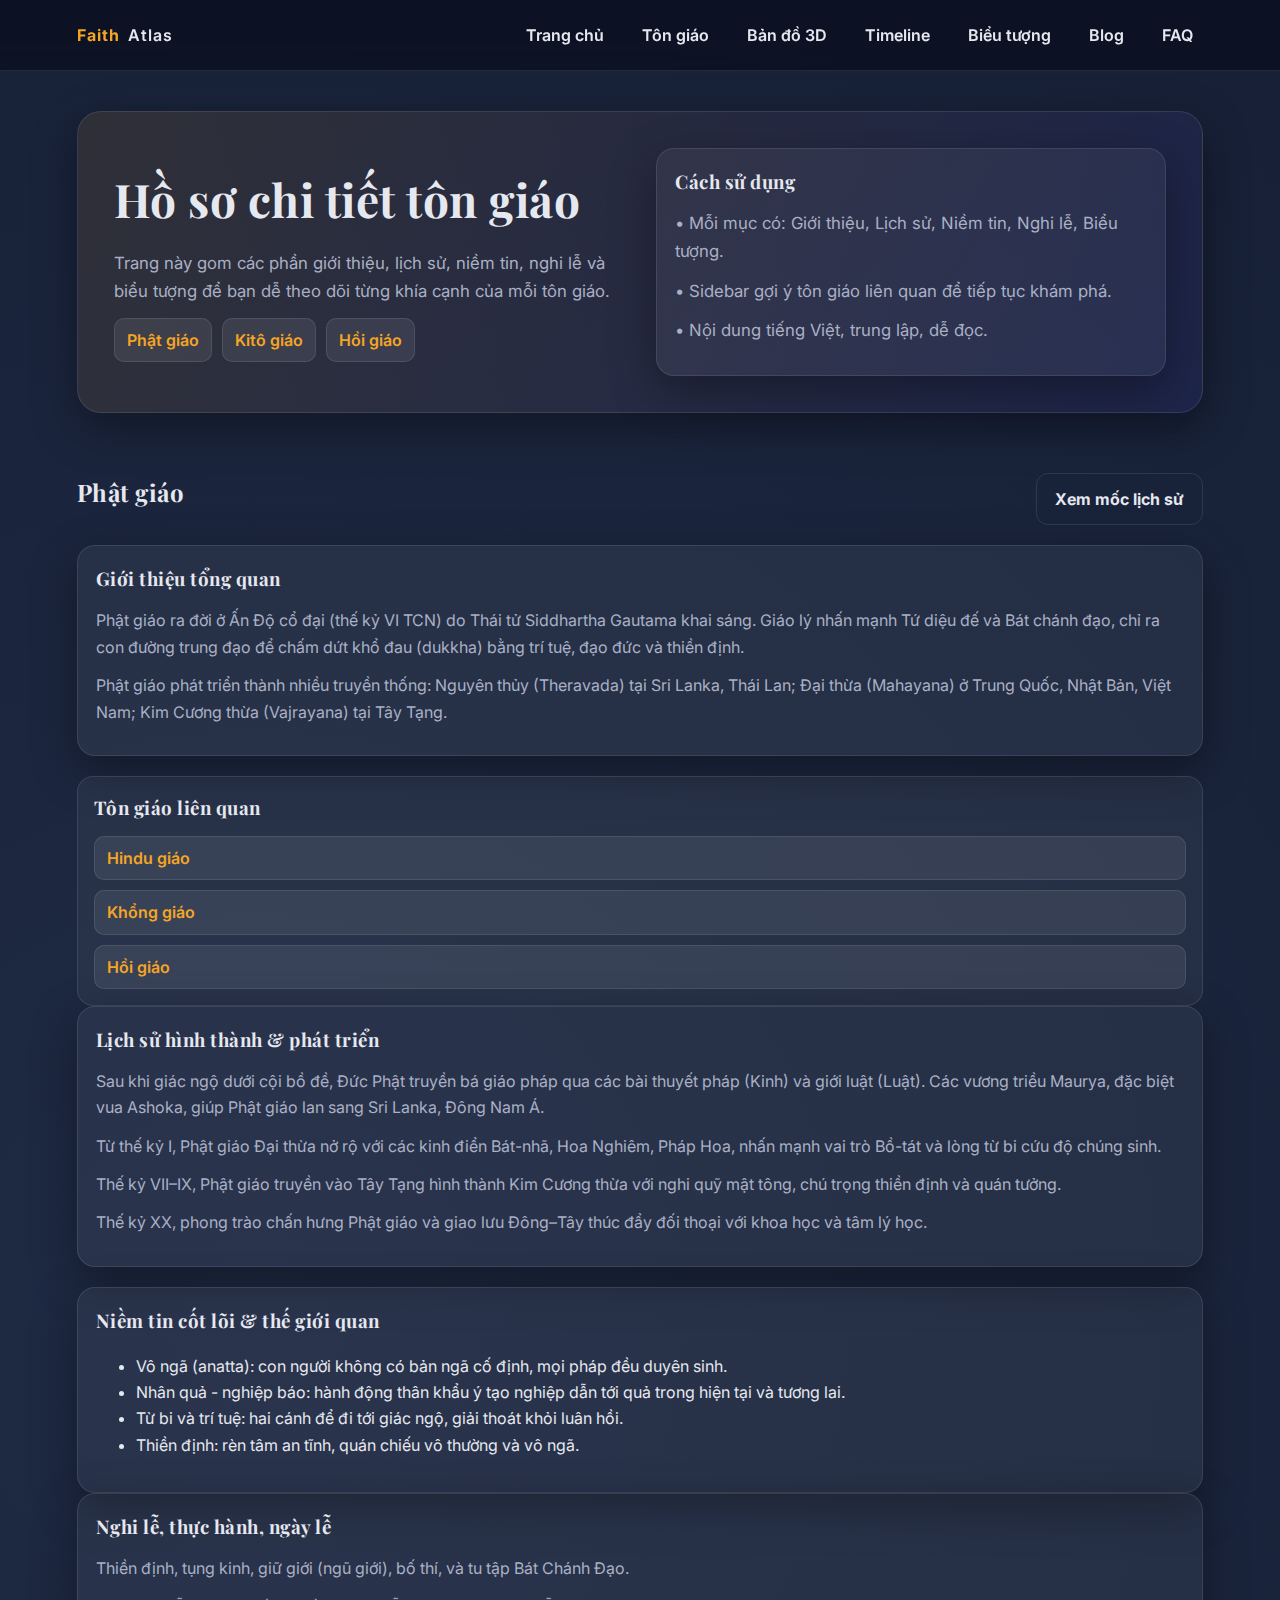
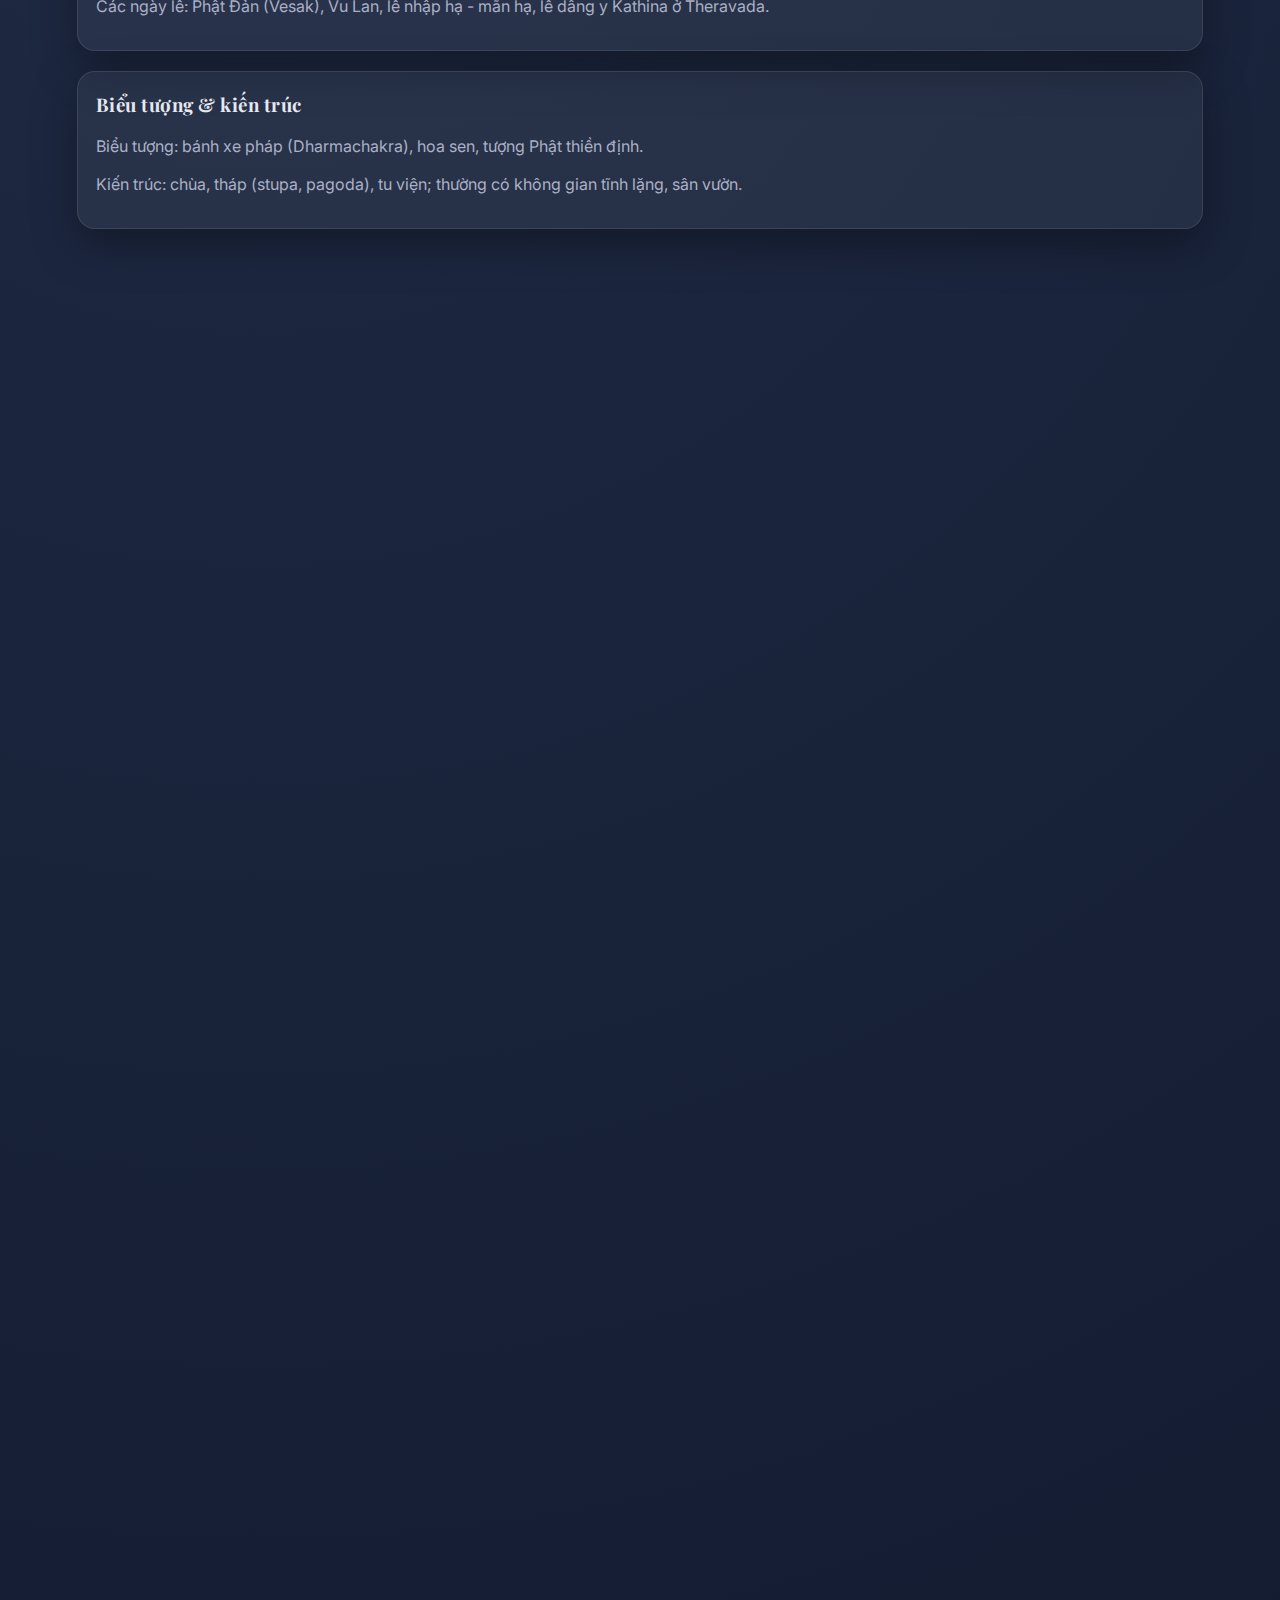
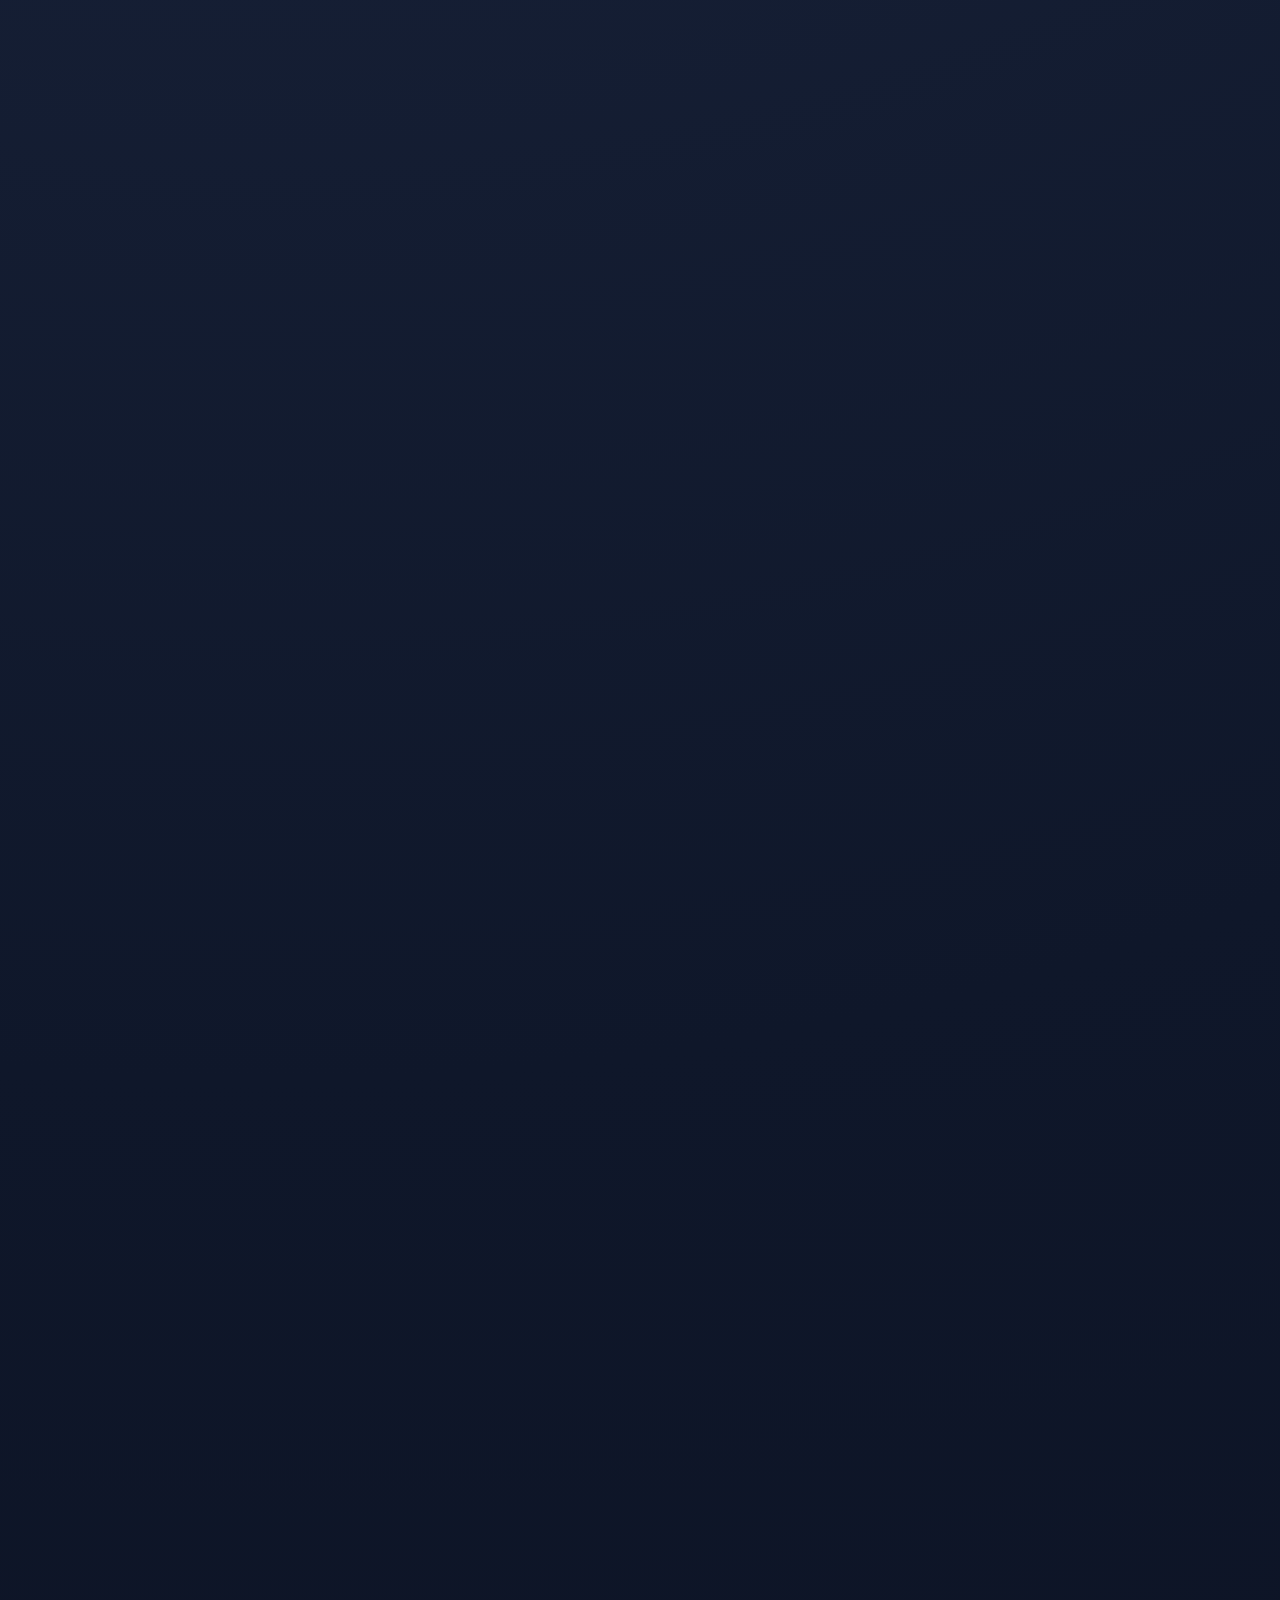
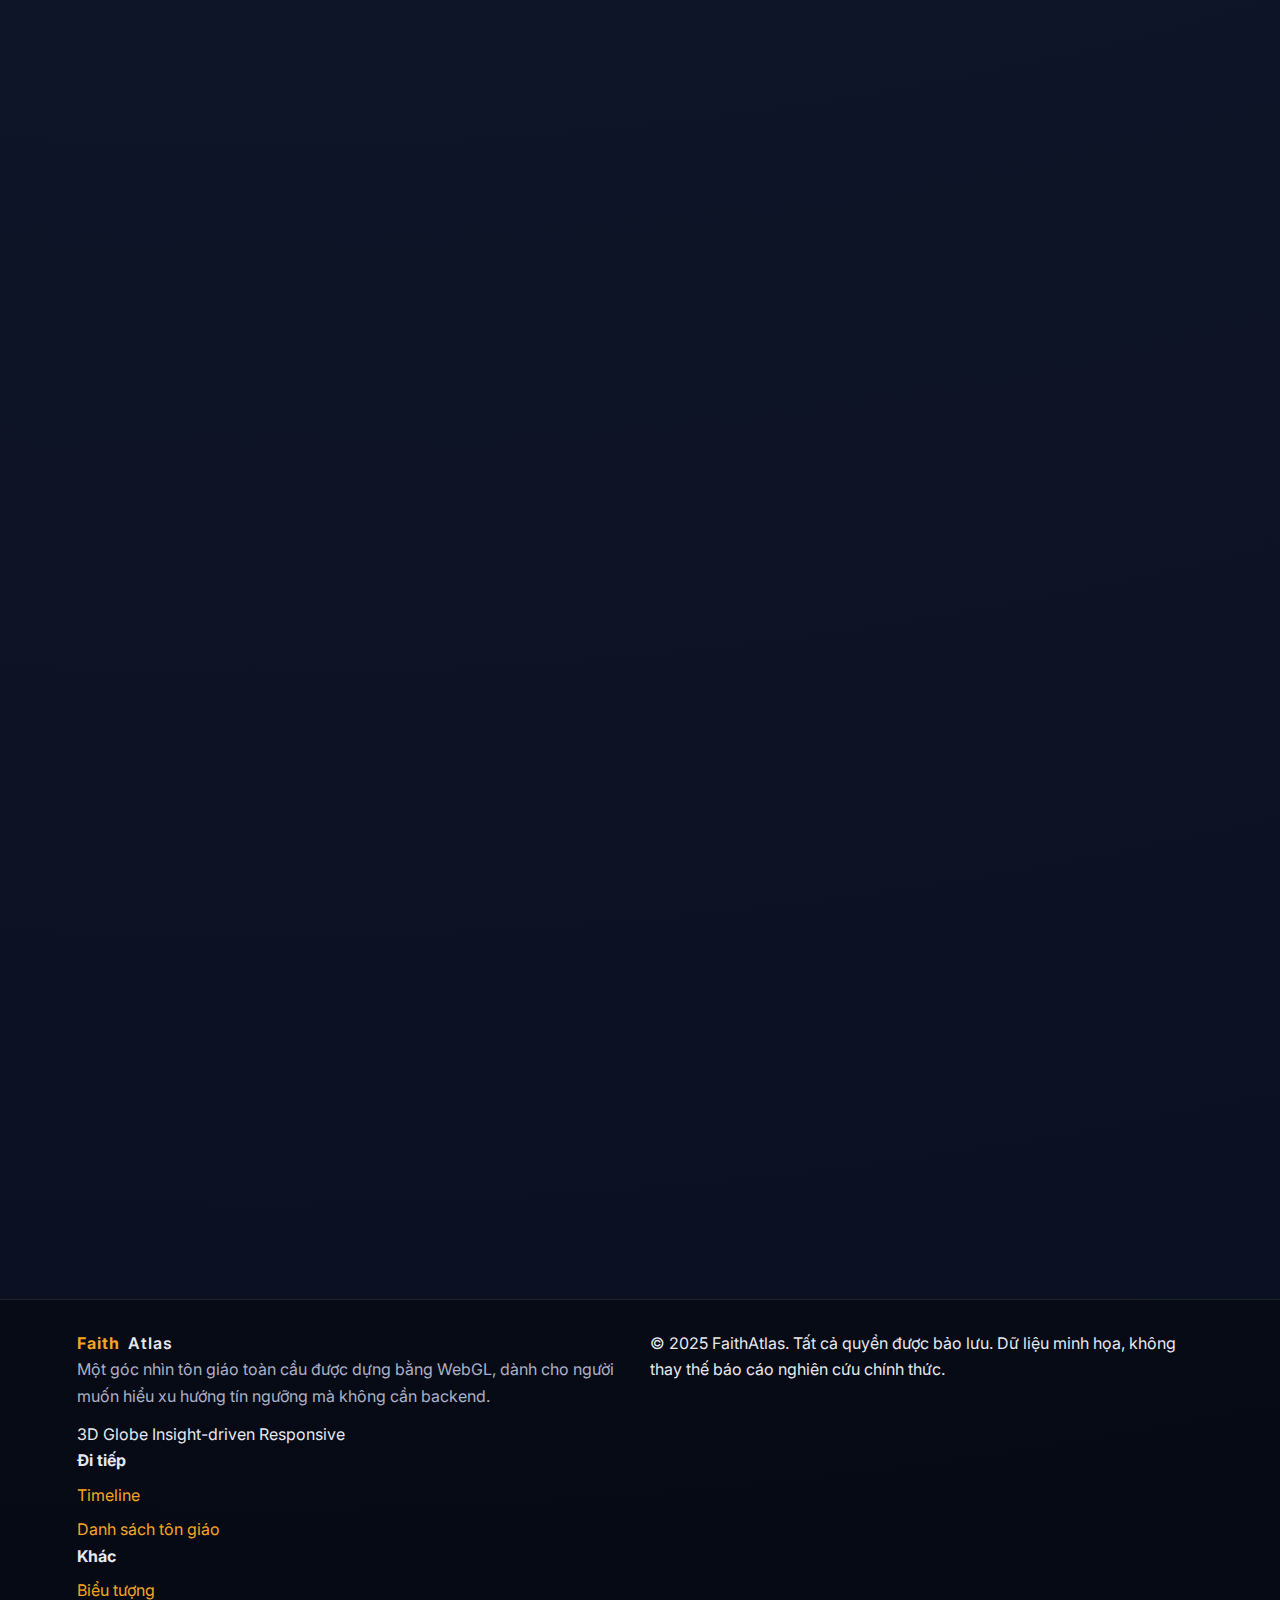
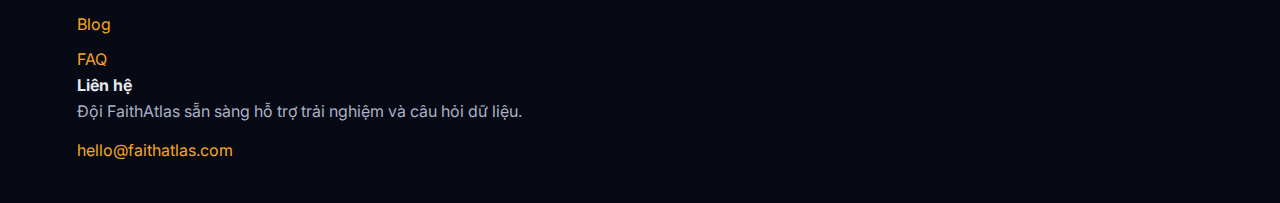
<file: religion-detail.html>
<!DOCTYPE html>
<html lang="vi">
  <head>
    <meta charset="UTF-8" />
    <meta name="viewport" content="width=device-width, initial-scale=1.0" />
    <title>Chi tiết tôn giáo: Phật giáo, Kitô giáo, Hồi giáo | FaithAtlas</title>
    <meta
      name="description"
      content="Tổng quan Phật giáo, Kitô giáo, Hồi giáo: lịch sử, niềm tin cốt lõi, nghi lễ, biểu tượng và kiến trúc tiêu biểu."
    />
    <link rel="preconnect" href="https://fonts.googleapis.com" />
    <link rel="preconnect" href="https://fonts.gstatic.com" crossorigin />
    <link href="https://fonts.googleapis.com/css2?family=Inter:wght@400;600;700&family=Playfair+Display:wght@600;700&display=swap" rel="stylesheet" />
    <link rel="stylesheet" href="styles.css" />
  </head>
  <body>
    <header>
      <div class="nav">
        <div class="logo">Faith<span>Atlas</span></div>
        <nav class="nav-links">
          <a href="index.html">Trang chủ</a>
          <a href="religions.html">Tôn giáo</a>
          <a href="map-3d.html">Bản đồ 3D</a>
          <a href="timeline.html">Timeline</a>
          <a href="symbols.html">Biểu tượng</a>
          <a href="blog.html">Blog</a>
          <a href="faq.html">FAQ</a>
        </nav>
        <button class="hamburger" aria-label="Mở menu">☰</button>
      </div>
      <div class="mobile-menu">
        <a href="index.html">Trang chủ</a>
        <a href="religions.html">Tôn giáo</a>
        <a href="map-3d.html">Bản đồ 3D</a>
        <a href="timeline.html">Timeline</a>
        <a href="symbols.html">Biểu tượng</a>
        <a href="blog.html">Blog</a>
        <a href="faq.html">FAQ</a>
      </div>
    </header>

    <main>
      <section class="hero fade-up">
        <div>
          <h1>Hồ sơ chi tiết tôn giáo</h1>
          <p>Trang này gom các phần giới thiệu, lịch sử, niềm tin, nghi lễ và biểu tượng để bạn dễ theo dõi từng khía cạnh của mỗi tôn giáo.</p>
          <div class="internal-links">
            <a class="chip" href="#phat-giao">Phật giáo</a>
            <a class="chip" href="#kito-giao">Kitô giáo</a>
            <a class="chip" href="#hoi-giao">Hồi giáo</a>
          </div>
        </div>
        <div class="card">
          <h3>Cách sử dụng</h3>
          <p>• Mỗi mục có: Giới thiệu, Lịch sử, Niềm tin, Nghi lễ, Biểu tượng.</p>
          <p>• Sidebar gợi ý tôn giáo liên quan để tiếp tục khám phá.</p>
          <p>• Nội dung tiếng Việt, trung lập, dễ đọc.</p>
        </div>
      </section>

      <section id="phat-giao" class="section fade-up">
        <div class="section-header">
          <h2>Phật giáo</h2>
          <a class="btn secondary" href="timeline.html">Xem mốc lịch sử</a>
        </div>
        <div class="grid grid-2">
          <article class="card">
            <h3>Giới thiệu tổng quan</h3>
            <p>
              Phật giáo ra đời ở Ấn Độ cổ đại (thế kỷ VI TCN) do Thái tử Siddhartha Gautama khai sáng. Giáo lý nhấn mạnh
              Tứ diệu đế và Bát chánh đạo, chỉ ra con đường trung đạo để chấm dứt khổ đau (dukkha) bằng trí tuệ, đạo đức và thiền định.
            </p>
            <p>
              Phật giáo phát triển thành nhiều truyền thống: Nguyên thủy (Theravada) tại Sri Lanka, Thái Lan; Đại thừa
              (Mahayana) ở Trung Quốc, Nhật Bản, Việt Nam; Kim Cương thừa (Vajrayana) tại Tây Tạng.
            </p>
          </article>
          <aside class="sidebar">
            <h3>Tôn giáo liên quan</h3>
            <div class="related">
              <a href="#hindu-giao" class="chip">Hindu giáo</a>
              <a href="#khong-giao" class="chip">Khổng giáo</a>
              <a href="#hoi-giao" class="chip">Hồi giáo</a>
            </div>
          </aside>
        </div>
        <div class="grid grid-2">
          <article class="card">
            <h3>Lịch sử hình thành & phát triển</h3>
            <p>
              Sau khi giác ngộ dưới cội bồ đề, Đức Phật truyền bá giáo pháp qua các bài thuyết pháp (Kinh) và giới luật (Luật).
              Các vương triều Maurya, đặc biệt vua Ashoka, giúp Phật giáo lan sang Sri Lanka, Đông Nam Á.
            </p>
            <p>
              Từ thế kỷ I, Phật giáo Đại thừa nở rộ với các kinh điển Bát-nhã, Hoa Nghiêm, Pháp Hoa, nhấn mạnh vai trò Bồ-tát
              và lòng từ bi cứu độ chúng sinh.
            </p>
            <p>
              Thế kỷ VII–IX, Phật giáo truyền vào Tây Tạng hình thành Kim Cương thừa với nghi quỹ mật tông, chú trọng thiền định và quán tưởng.
            </p>
            <p>
              Thế kỷ XX, phong trào chấn hưng Phật giáo và giao lưu Đông–Tây thúc đẩy đối thoại với khoa học và tâm lý học.
            </p>
          </article>
          <article class="card">
            <h3>Niềm tin cốt lõi & thế giới quan</h3>
            <ul>
              <li>Vô ngã (anatta): con người không có bản ngã cố định, mọi pháp đều duyên sinh.</li>
              <li>Nhân quả - nghiệp báo: hành động thân khẩu ý tạo nghiệp dẫn tới quả trong hiện tại và tương lai.</li>
              <li>Từ bi và trí tuệ: hai cánh để đi tới giác ngộ, giải thoát khỏi luân hồi.</li>
              <li>Thiền định: rèn tâm an tĩnh, quán chiếu vô thường và vô ngã.</li>
            </ul>
          </article>
        </div>
        <div class="grid grid-2">
          <article class="card">
            <h3>Nghi lễ, thực hành, ngày lễ</h3>
            <p>Thiền định, tụng kinh, giữ giới (ngũ giới), bố thí, và tu tập Bát Chánh Đạo.</p>
            <p>Các ngày lễ: Phật Đản (Vesak), Vu Lan, lễ nhập hạ - mãn hạ, lễ dâng y Kathina ở Theravada.</p>
          </article>
          <article class="card">
            <h3>Biểu tượng & kiến trúc</h3>
            <p>Biểu tượng: bánh xe pháp (Dharmachakra), hoa sen, tượng Phật thiền định.</p>
            <p>Kiến trúc: chùa, tháp (stupa, pagoda), tu viện; thường có không gian tĩnh lặng, sân vườn.</p>
          </article>
        </div>
      </section>

      <section id="kito-giao" class="section fade-up">
        <div class="section-header">
          <h2>Kitô giáo</h2>
          <a class="btn secondary" href="timeline.html">Xem dòng thời gian</a>
        </div>
        <div class="grid grid-2">
          <article class="card">
            <h3>Giới thiệu tổng quan</h3>
            <p>
              Kitô giáo xuất hiện ở Trung Đông thế kỷ I, dựa trên đời sống và giáo huấn của Chúa Giê-su. Trung tâm đức tin là
              niềm tin vào Thiên Chúa Ba Ngôi (Cha, Con, Thánh Thần) và tình yêu cứu độ dành cho nhân loại.
            </p>
            <p>
              Từ một cộng đoàn nhỏ, Kitô giáo trở thành tôn giáo toàn cầu với nhiều truyền thống: Công giáo, Chính thống giáo,
              Tin Lành và các hệ phái cải cách, mỗi truyền thống có đặc điểm phụng vụ và thần học riêng nhưng vẫn dựa trên Kinh Thánh.
            </p>
          </article>
          <aside class="sidebar">
            <h3>Tôn giáo liên quan</h3>
            <div class="related">
              <a href="#do-thai-giao" class="chip">Do Thái giáo</a>
              <a href="#hoi-giao" class="chip">Hồi giáo</a>
              <a href="#sikh-giao" class="chip">Sikh giáo</a>
            </div>
          </aside>
        </div>
        <div class="grid grid-2">
          <article class="card">
            <h3>Lịch sử hình thành & phát triển</h3>
            <p>
              Thời kỳ đầu, các tông đồ truyền giáo khắp Đế quốc La Mã. Năm 313, Sắc lệnh Milan cho phép tự do tôn giáo,
              và năm 380, Kitô giáo trở thành quốc giáo của La Mã.
            </p>
            <p>
              Năm 1054 diễn ra Đại ly giáo Đông–Tây, phân chia Công giáo La Mã và Chính thống giáo. Thế kỷ XVI, Cải cách Tin Lành
              khởi xướng bởi Martin Luther dẫn đến nhiều hệ phái mới.
            </p>
            <p>
              Thời cận đại, Kitô giáo lan rộng qua giao thương, thuộc địa và truyền giáo toàn cầu, đồng thời đối thoại với khoa học,
              dân chủ và nhân quyền.
            </p>
          </article>
          <article class="card">
            <h3>Niềm tin cốt lõi & thế giới quan</h3>
            <ul>
              <li>Tin vào Thiên Chúa Ba Ngôi và ơn cứu chuộc qua Chúa Giê-su Kitô.</li>
              <li>Kinh Thánh là nguồn mặc khải chính, hướng dẫn đức tin và đời sống.</li>
              <li>Tình yêu và bác ái là điều răn lớn, thể hiện qua phục vụ tha nhân.</li>
              <li>Hy vọng về sự sống đời đời và phục sinh.</li>
            </ul>
          </article>
        </div>
        <div class="grid grid-2">
          <article class="card">
            <h3>Nghi lễ, thực hành, ngày lễ</h3>
            <p>Tham dự thánh lễ/nhà thờ, cầu nguyện, đọc Kinh Thánh, bí tích (rửa tội, Thánh Thể...)</p>
            <p>Các ngày lễ: Giáng Sinh, Phục Sinh, Lễ Hiện Xuống, Mùa Chay, lễ các thánh.</p>
          </article>
          <article class="card">
            <h3>Biểu tượng & kiến trúc</h3>
            <p>Thánh giá, biểu tượng cá (Ichthys), mạn-đà-la Ban Phúc (Chính thống giáo).</p>
            <p>Kiến trúc: nhà thờ basilica, nhà thờ Gothic với mái vòm nhọn, nhà thờ hiện đại thân thiện cộng đồng.</p>
          </article>
        </div>
      </section>

      <section id="hoi-giao" class="section fade-up">
        <div class="section-header">
          <h2>Hồi giáo</h2>
          <a class="btn secondary" href="timeline.html">Mốc quan trọng</a>
        </div>
        <div class="grid grid-2">
          <article class="card">
            <h3>Giới thiệu tổng quan</h3>
            <p>
              Hồi giáo khởi sinh ở bán đảo Ả Rập thế kỷ VII, dựa trên mặc khải của Thượng đế Allah cho Nhà tiên tri Muhammad.
              Tín đồ được gọi là Muslim, thực hành đức tin dựa trên Kinh Qur’an và Hadith.
            </p>
            <p>
              Hồi giáo có hai nhánh lớn: Sunni (đa số) và Shia (thiểu số), với các khác biệt lịch sử và lãnh đạo tôn giáo,
              nhưng vẫn chia sẻ niềm tin vào tính duy nhất của Allah và sứ mạng của Muhammad.
            </p>
          </article>
          <aside class="sidebar">
            <h3>Tôn giáo liên quan</h3>
            <div class="related">
              <a href="#do-thai-giao" class="chip">Do Thái giáo</a>
              <a href="#kito-giao" class="chip">Kitô giáo</a>
              <a href="#phat-giao" class="chip">Phật giáo</a>
            </div>
          </aside>
        </div>
        <div class="grid grid-2">
          <article class="card">
            <h3>Lịch sử hình thành & phát triển</h3>
            <p>
              Năm 610, Muhammad nhận mặc khải đầu tiên. Năm 622, sự kiện Hijra di cư đến Medina đánh dấu lịch Hồi giáo năm thứ 1.
              Trong thế kỷ VII–VIII, Hồi giáo lan nhanh qua bán đảo Ả Rập, Bắc Phi, Tây Á.
            </p>
            <p>
              Đế chế Umayyad và Abbasid mở rộng lãnh thổ, hình thành trung tâm tri thức ở Baghdad, Damascus, Cordoba, thúc đẩy khoa học và triết học.
            </p>
            <p>
              Hồi giáo tiếp tục phát triển tại Nam Á, Đông Nam Á (như Indonesia, Malaysia) nhờ thương nhân và giao lưu văn hóa.
            </p>
          </article>
          <article class="card">
            <h3>Niềm tin cốt lõi & thế giới quan</h3>
            <ul>
              <li>Độc thần tuyệt đối: “Không có thượng đế nào ngoài Allah”.</li>
              <li>Kinh Qur’an là lời mặc khải cuối cùng; Muhammad là “con dấu” của các nhà tiên tri.</li>
              <li>Năm trụ cột: Shahada (tuyên tín), Salah (cầu nguyện), Zakat (bố thí), Sawm (chay Ramadan), Hajj (hành hương Mecca).</li>
              <li>Đời sống hướng đến công bằng xã hội, tiết chế và cộng đồng Ummah.</li>
            </ul>
          </article>
        </div>
        <div class="grid grid-2">
          <article class="card">
            <h3>Nghi lễ, thực hành, ngày lễ</h3>
            <p>Cầu nguyện 5 lần/ngày hướng về Kaaba, ăn chay Ramadan, bố thí Zakat, hành hương Hajj.</p>
            <p>Lễ quan trọng: Eid al-Fitr (kết thúc Ramadan), Eid al-Adha (lễ hiến tế), Mawlid (sinh nhật Nhà tiên tri).</p>
          </article>
          <article class="card">
            <h3>Biểu tượng & kiến trúc</h3>
            <p>Trăng lưỡi liềm và sao, thư pháp Qur’an, thảm cầu nguyện.</p>
          <p>Kiến trúc: thánh đường (mosque) với mái vòm, tháp minaret, không gian cầu nguyện hướng qibla.</p>
          </article>
        </div>
      </section>

      <section id="hindu-giao" class="section fade-up">
        <div class="section-header">
          <h2>Hindu giáo (tóm lược)</h2>
          <a class="btn secondary" href="timeline.html">Đặt trên timeline</a>
        </div>
        <div class="grid grid-2">
          <article class="card">
            <h3>Giới thiệu</h3>
            <p>
              Hindu giáo là hệ thống tôn giáo - văn hóa đa dạng tại tiểu lục địa Ấn Độ, có lịch sử hơn 3000 năm. Giáo lý xoay quanh dharma (bổn phận),
              nghiệp (karma), luân hồi (samsara) và mục tiêu giải thoát (moksha). Các trường phái triết học như Vedanta, Yoga, Samkhya cùng tồn tại và bổ trợ.
            </p>
          </article>
          <article class="card">
            <h3>Thực hành & biểu tượng</h3>
            <p>Thờ cúng tại gia và đền, lễ hội Diwali, Holi; biểu tượng Om, hoa sen, tam trượng của Shiva, cây thông (trishula).</p>
            <a class="btn secondary" href="timeline.html">Xem mốc</a>
          </article>
        </div>
      </section>

      <section id="sikh-giao" class="section fade-up">
        <div class="section-header">
          <h2>Sikh giáo (tóm lược)</h2>
          <a class="btn secondary" href="religions.html">Xem danh sách</a>
        </div>
        <div class="grid grid-2">
          <article class="card">
            <h3>Giới thiệu</h3>
            <p>
              Sikh giáo ra đời tại Punjab thế kỷ XV do Guru Nanak sáng lập, nhấn mạnh niềm tin vào một Thượng đế duy nhất, công bằng xã hội, lao động chân chính,
              chia sẻ với cộng đồng (seva, langar).
            </p>
          </article>
          <article class="card">
            <h3>Thực hành & biểu tượng</h3>
            <p>Đọc kinh Guru Granth Sahib, cộng đồng trong Gurdwara, đội khăn turban, biểu tượng Khanda.</p>
          </article>
        </div>
      </section>

      <section id="khong-giao" class="section fade-up">
        <div class="section-header">
          <h2>Khổng giáo (tóm lược)</h2>
          <a class="btn secondary" href="symbols.html">Xem biểu tượng</a>
        </div>
        <article class="card">
          <p>
            Khổng giáo là hệ thống đạo đức - triết học do Khổng Tử đề xướng, đặt trọng tâm vào nhân (仁), lễ (禮), nghĩa, trí, tín. Ảnh hưởng mạnh đến xã hội Đông Á,
            định hình giáo dục và quan hệ gia đình, nhưng không phải tôn giáo theo nghĩa hẹp vì không nhấn mạnh thần học.
          </p>
        </article>
      </section>

      <section id="do-thai-giao" class="section fade-up">
        <div class="section-header">
          <h2>Do Thái giáo (tóm lược)</h2>
          <a class="btn secondary" href="timeline.html">Đặt trên dòng thời gian</a>
        </div>
        <article class="card">
          <p>
            Do Thái giáo là một trong những tôn giáo đơn thần lâu đời nhất, nhấn mạnh giao ước giữa Thiên Chúa và dân Israel.
            Thực hành gồm giữ Sabbath, lễ Vượt qua, và các luật Kosher. Nhiều giá trị của Do Thái giáo ảnh hưởng sâu tới Kitô giáo và Hồi giáo.
          </p>
          <a class="btn secondary" href="map-3d.html">Xem phân bố khu vực</a>
        </article>
      </section>
    </main>

        <footer class="footer">
      <div class="footer-grid">
        <div class="footer-brand">
          <div class="logo">Faith<span>Atlas</span></div>
          <p>
            Một góc nhìn tôn giáo toàn cầu được dựng bằng WebGL, dành cho người muốn hiểu xu hướng tín ngưỡng mà không cần backend.
          </p>
          <div class="footer-tags">
            <span>3D Globe</span>
            <span>Insight-driven</span>
            <span>Responsive</span>
          </div>
        </div>
        <div class="footer-links">
          <strong>Đi tiếp</strong>
          <a href="timeline.html">Timeline</a>
          <a href="religions.html">Danh sách tôn giáo</a>
        </div>
        <div class="footer-links">
          <strong>Khác</strong>
          <a href="symbols.html">Biểu tượng</a>
          <a href="blog.html">Blog</a>
          <a href="faq.html">FAQ</a>
        </div>
        <div class="footer-contact">
          <strong>Liên hệ</strong>
          <p>Đội FaithAtlas sẵn sàng hỗ trợ trải nghiệm và câu hỏi dữ liệu.</p>
          <a href="mailto:hello@faithatlas.com">hello@faithatlas.com</a>
        </div>
      </div>
      <div class="footer-bottom">
        <span>© 2025 FaithAtlas. Tất cả quyền được bảo lưu.</span>
        <span>Dữ liệu minh họa, không thay thế báo cáo nghiên cứu chính thức.</span>
      </div>
    </footer>


    <script src="main.js"></script>
  </body>
</html>
</file>
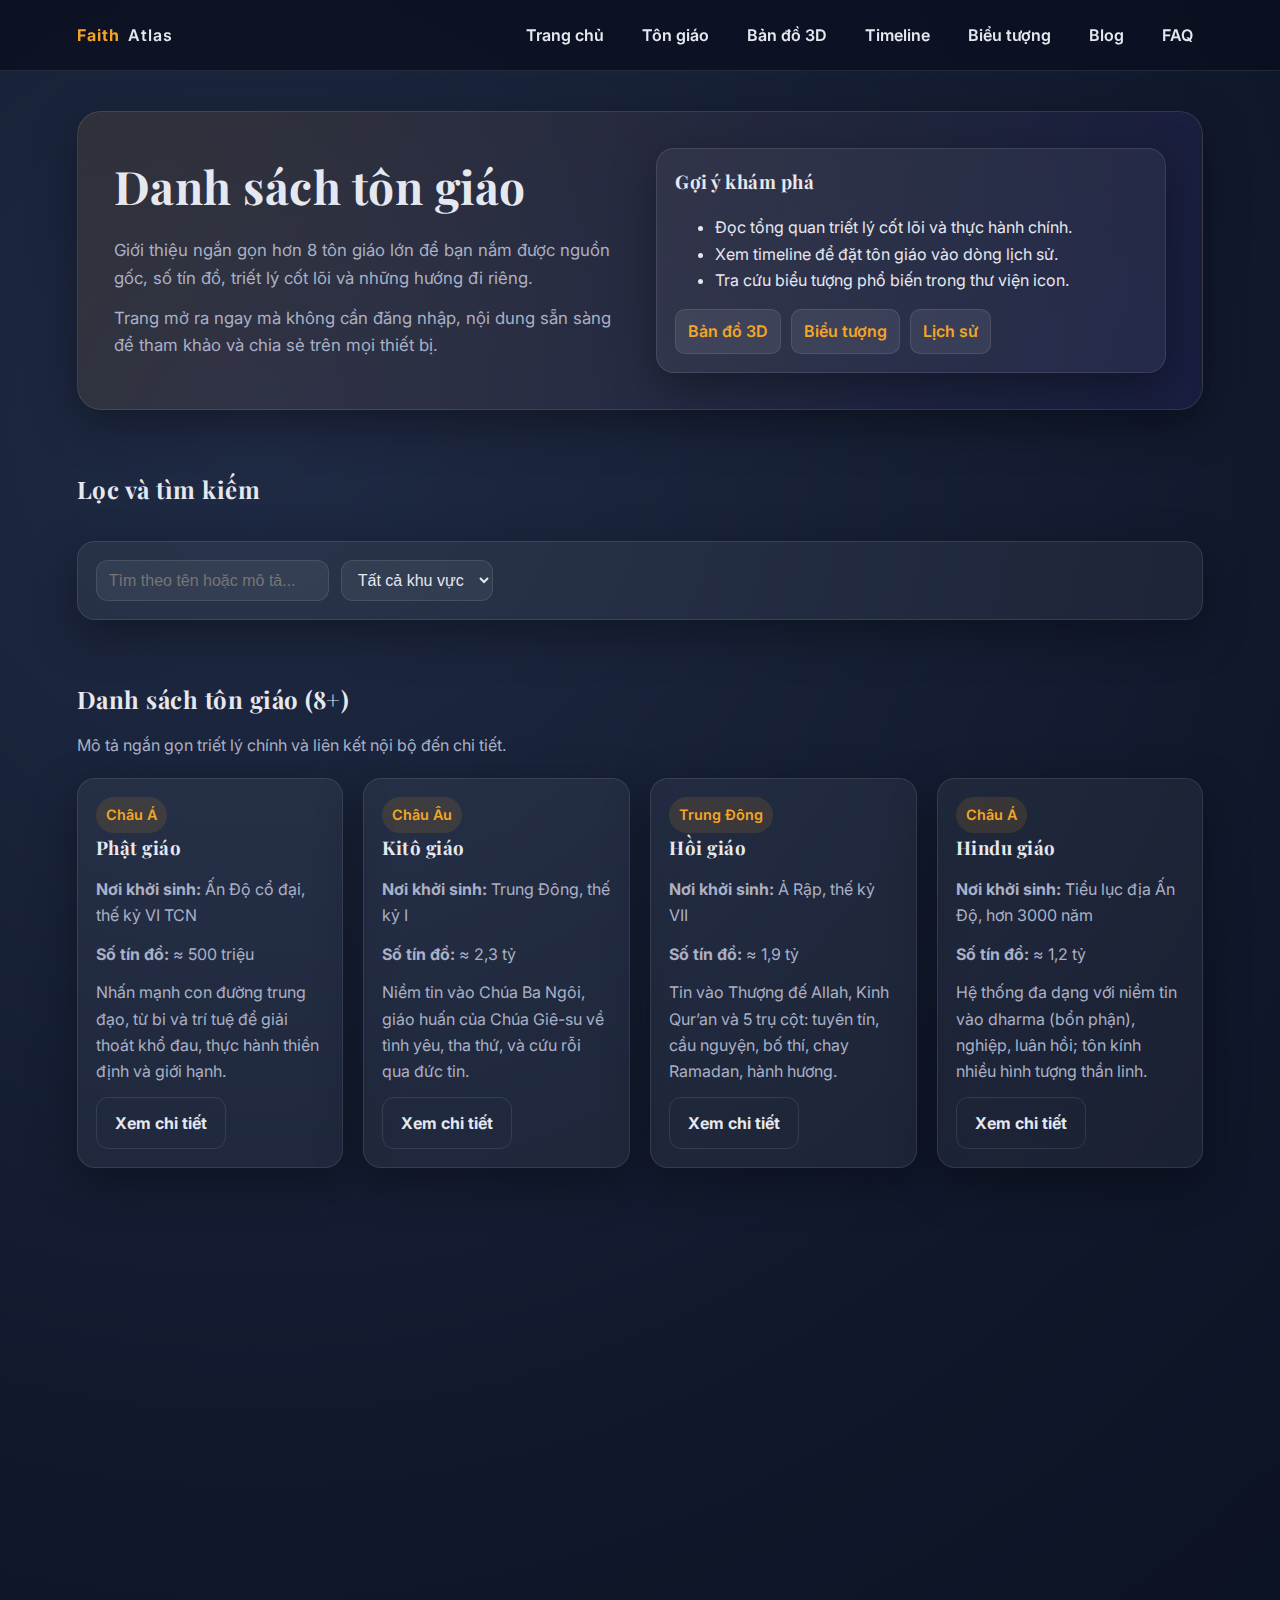
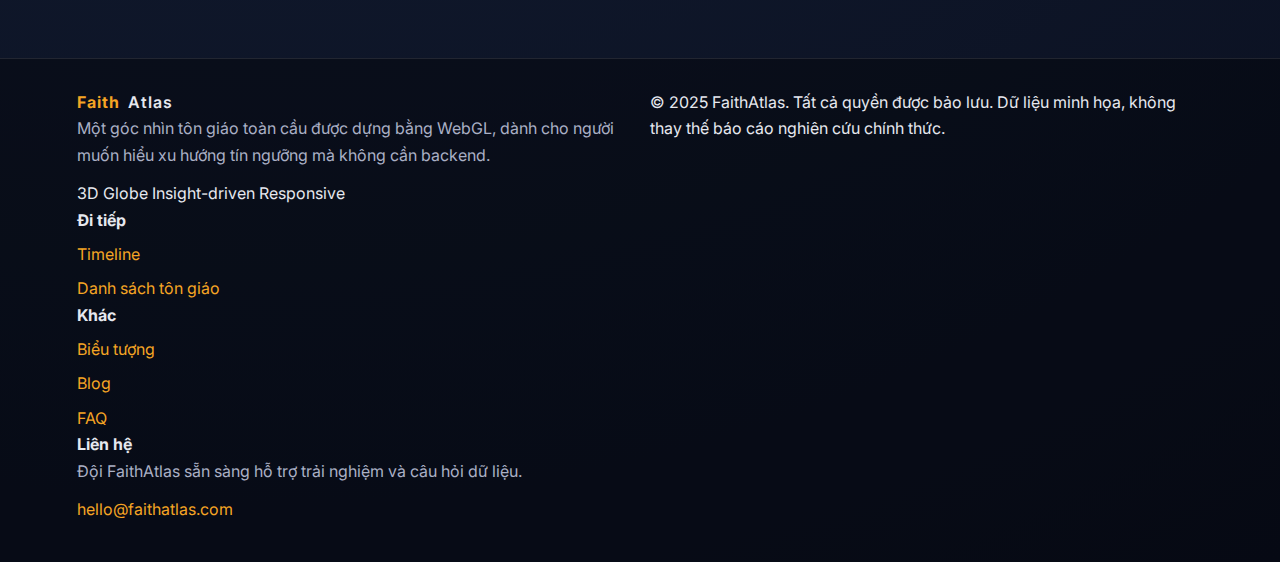
<file: religions.html>
<!DOCTYPE html>
<html lang="vi">
  <head>
    <meta charset="UTF-8" />
    <meta name="viewport" content="width=device-width, initial-scale=1.0" />
    <title>Danh sách tôn giáo trên thế giới | FaithAtlas</title>
    <meta
      name="description"
      content="Danh sách chi tiết các tôn giáo lớn: nguồn gốc, số tín đồ, triết lý chính và liên kết tới bài viết phân tích sâu."
    />
    <link rel="preconnect" href="https://fonts.googleapis.com" />
    <link rel="preconnect" href="https://fonts.gstatic.com" crossorigin />
    <link href="https://fonts.googleapis.com/css2?family=Inter:wght@400;600;700&family=Playfair+Display:wght@600;700&display=swap" rel="stylesheet" />
    <link rel="stylesheet" href="styles.css" />
  </head>
  <body>
    <header>
      <div class="nav">
        <div class="logo">Faith<span>Atlas</span></div>
        <nav class="nav-links">
          <a href="index.html">Trang chủ</a>
          <a href="religions.html">Tôn giáo</a>
          <a href="map-3d.html">Bản đồ 3D</a>
          <a href="timeline.html">Timeline</a>
          <a href="symbols.html">Biểu tượng</a>
          <a href="blog.html">Blog</a>
          <a href="faq.html">FAQ</a>
        </nav>
        <button class="hamburger" aria-label="Mở menu">☰</button>
      </div>
      <div class="mobile-menu">
        <a href="index.html">Trang chủ</a>
        <a href="religions.html">Tôn giáo</a>
        <a href="map-3d.html">Bản đồ 3D</a>
        <a href="timeline.html">Timeline</a>
        <a href="symbols.html">Biểu tượng</a>
        <a href="blog.html">Blog</a>
        <a href="faq.html">FAQ</a>
      </div>
    </header>

    <main>
      <section class="hero fade-up">
        <div>
          <h1>Danh sách tôn giáo</h1>
          <p>Giới thiệu ngắn gọn hơn 8 tôn giáo lớn để bạn nắm được nguồn gốc, số tín đồ, triết lý cốt lõi và những hướng đi riêng.</p>
          <p>Trang mở ra ngay mà không cần đăng nhập, nội dung sẵn sàng để tham khảo và chia sẻ trên mọi thiết bị.</p>
        </div>
        <div class="card">
          <h3>Gợi ý khám phá</h3>
          <ul>
            <li>Đọc tổng quan triết lý cốt lõi và thực hành chính.</li>
            <li>Xem timeline để đặt tôn giáo vào dòng lịch sử.</li>
            <li>Tra cứu biểu tượng phổ biến trong thư viện icon.</li>
          </ul>
          <div class="internal-links">
            <a class="chip" href="map-3d.html">Bản đồ 3D</a>
            <a class="chip" href="symbols.html">Biểu tượng</a>
            <a class="chip" href="timeline.html">Lịch sử</a>
          </div>
        </div>
      </section>

      <section class="section">
        <div class="section-header">
          <h2>Lọc và tìm kiếm</h2>
        </div>
        <div class="card">
          <div class="search-bar">
            <input type="search" id="search-religion" placeholder="Tìm theo tên hoặc mô tả..." aria-label="Tìm tôn giáo" />
            <select id="filter-region" aria-label="Lọc theo khu vực">
              <option value="all">Tất cả khu vực</option>
              <option value="Châu Á">Châu Á</option>
              <option value="Châu Âu">Châu Âu</option>
              <option value="Trung Đông">Trung Đông</option>
            </select>
          </div>
        </div>
      </section>

      <section class="section">
        <div class="section-header">
          <div>
            <h2>Danh sách tôn giáo (8+)</h2>
            <p>Mô tả ngắn gọn triết lý chính và liên kết nội bộ đến chi tiết.</p>
          </div>
        </div>
        <div id="religion-grid" class="grid grid-3"></div>
      </section>
    </main>

        <footer class="footer">
      <div class="footer-grid">
        <div class="footer-brand">
          <div class="logo">Faith<span>Atlas</span></div>
          <p>
            Một góc nhìn tôn giáo toàn cầu được dựng bằng WebGL, dành cho người muốn hiểu xu hướng tín ngưỡng mà không cần backend.
          </p>
          <div class="footer-tags">
            <span>3D Globe</span>
            <span>Insight-driven</span>
            <span>Responsive</span>
          </div>
        </div>
        <div class="footer-links">
          <strong>Đi tiếp</strong>
          <a href="timeline.html">Timeline</a>
          <a href="religions.html">Danh sách tôn giáo</a>
        </div>
        <div class="footer-links">
          <strong>Khác</strong>
          <a href="symbols.html">Biểu tượng</a>
          <a href="blog.html">Blog</a>
          <a href="faq.html">FAQ</a>
        </div>
        <div class="footer-contact">
          <strong>Liên hệ</strong>
          <p>Đội FaithAtlas sẵn sàng hỗ trợ trải nghiệm và câu hỏi dữ liệu.</p>
          <a href="mailto:hello@faithatlas.com">hello@faithatlas.com</a>
        </div>
      </div>
      <div class="footer-bottom">
        <span>© 2025 FaithAtlas. Tất cả quyền được bảo lưu.</span>
        <span>Dữ liệu minh họa, không thay thế báo cáo nghiên cứu chính thức.</span>
      </div>
    </footer>


    <script src="main.js"></script>
  </body>
</html>
</file>
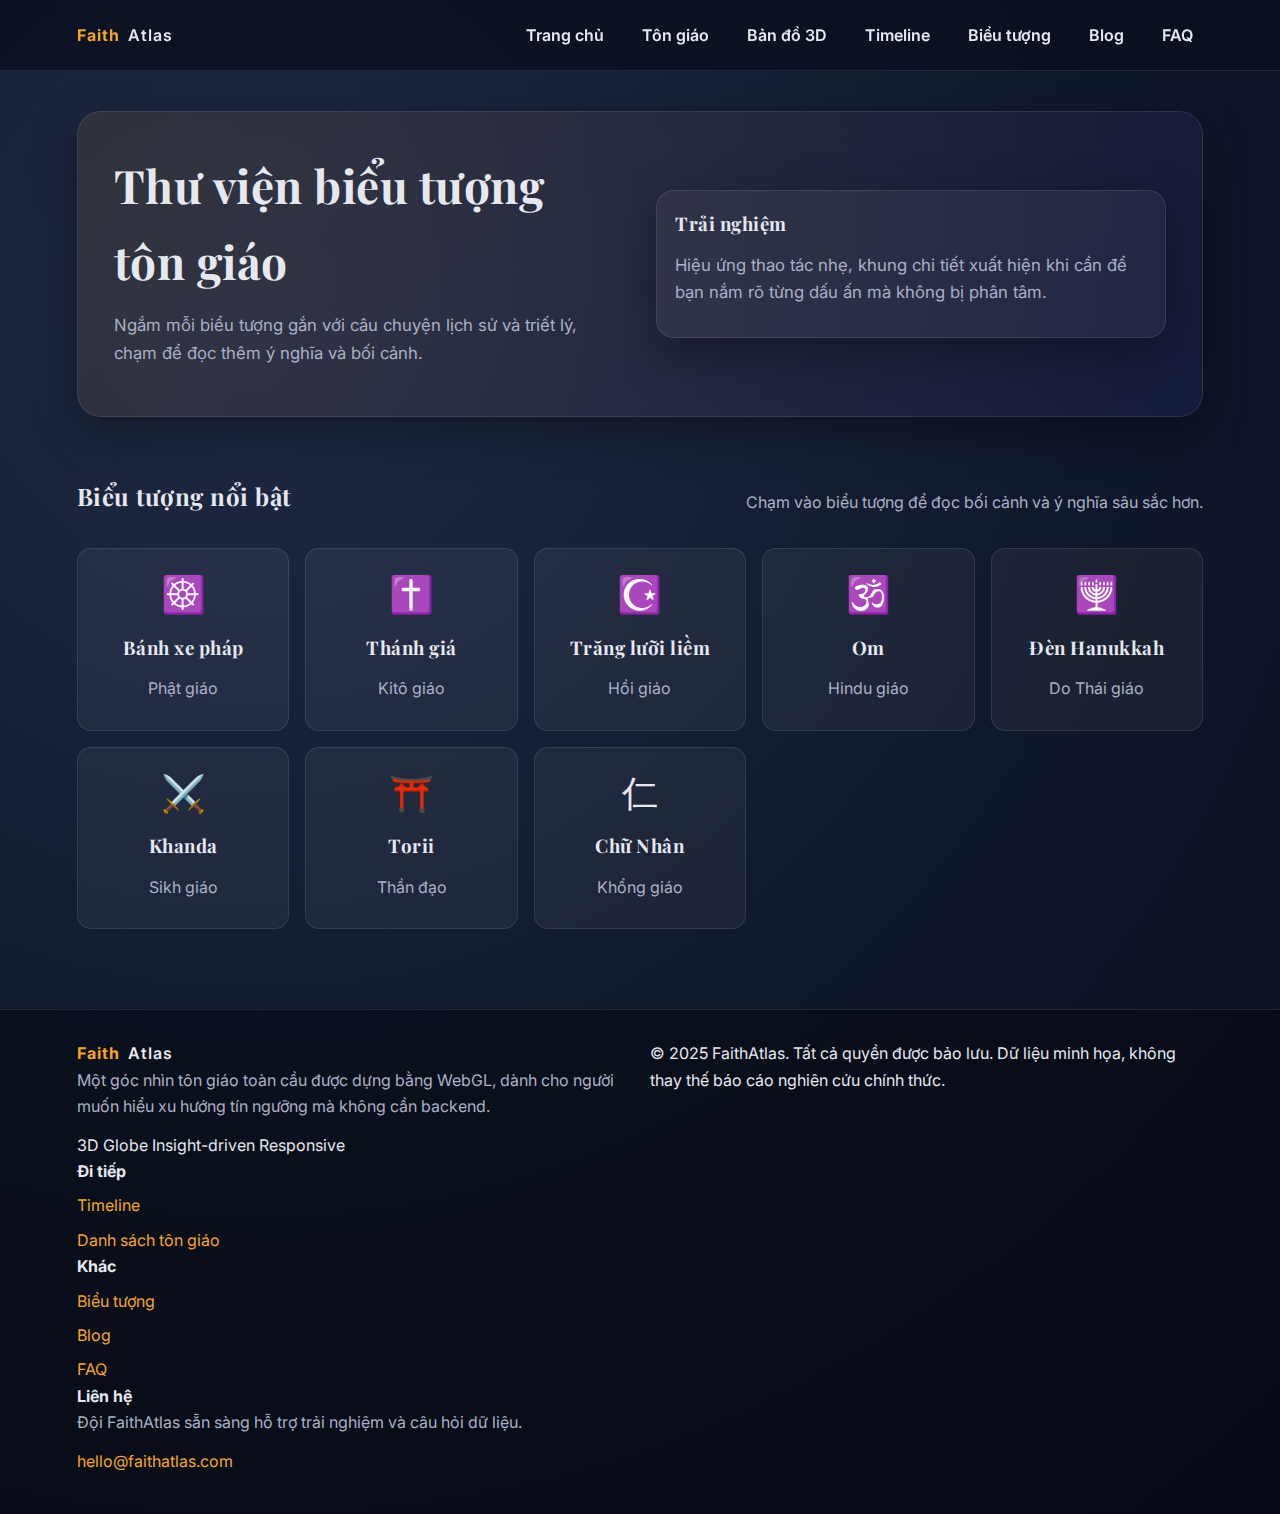
<file: symbols.html>
<!DOCTYPE html>
<html lang="vi">
  <head>
    <meta charset="UTF-8" />
    <meta name="viewport" content="width=device-width, initial-scale=1.0" />
    <title>Thư viện biểu tượng tôn giáo | FaithAtlas</title>
    <meta
      name="description"
      content="Bộ sưu tập biểu tượng tôn giáo: ý nghĩa, bối cảnh sử dụng. Hover hiệu ứng 3D nhẹ, click để mở mô tả chi tiết."
    />
    <link rel="preconnect" href="https://fonts.googleapis.com" />
    <link rel="preconnect" href="https://fonts.gstatic.com" crossorigin />
    <link href="https://fonts.googleapis.com/css2?family=Inter:wght@400;600;700&family=Playfair+Display:wght@600;700&display=swap" rel="stylesheet" />
    <link rel="stylesheet" href="styles.css" />
  </head>
  <body>
    <header>
      <div class="nav">
        <div class="logo">Faith<span>Atlas</span></div>
        <nav class="nav-links">
          <a href="index.html">Trang chủ</a>
          <a href="religions.html">Tôn giáo</a>
          <a href="map-3d.html">Bản đồ 3D</a>
          <a href="timeline.html">Timeline</a>
          <a href="symbols.html">Biểu tượng</a>
          <a href="blog.html">Blog</a>
          <a href="faq.html">FAQ</a>
        </nav>
        <button class="hamburger" aria-label="Mở menu">☰</button>
      </div>
      <div class="mobile-menu">
        <a href="index.html">Trang chủ</a>
        <a href="religions.html">Tôn giáo</a>
        <a href="map-3d.html">Bản đồ 3D</a>
        <a href="timeline.html">Timeline</a>
        <a href="symbols.html">Biểu tượng</a>
        <a href="blog.html">Blog</a>
        <a href="faq.html">FAQ</a>
      </div>
    </header>

    <main>
      <section class="hero fade-up">
        <div>
          <h1>Thư viện biểu tượng tôn giáo</h1>
          <p>Ngắm mỗi biểu tượng gắn với câu chuyện lịch sử và triết lý, chạm để đọc thêm ý nghĩa và bối cảnh.</p>
        </div>
        <div class="card">
          <h3>Trải nghiệm</h3>
          <p>Hiệu ứng thao tác nhẹ, khung chi tiết xuất hiện khi cần để bạn nắm rõ từng dấu ấn mà không bị phân tâm.</p>
        </div>
      </section>



      <section class="section">
        <div class="section-header">
          <h2>Biểu tượng nổi bật</h2>
          <p>Chạm vào biểu tượng để đọc bối cảnh và ý nghĩa sâu sắc hơn.</p>
        </div>
        <div class="symbol-grid">
          <div class="symbol-card fade-up" data-title="Bánh xe pháp" data-religion="Phật giáo" data-meaning="Biểu thị Tám Chánh Đạo và vòng luân hồi."
            data-context="Thường xuất hiện trên cờ Phật giáo, trang trí chùa, hoặc minh họa giáo lý.">
            <div class="symbol-icon" aria-hidden="true">☸️</div>
            <h3>Bánh xe pháp</h3>
            <p>Phật giáo</p>
          </div>
          <div class="symbol-card fade-up" data-title="Thánh giá" data-religion="Kitô giáo" data-meaning="Tưởng niệm sự hiến tế và phục sinh của Chúa Giê-su."
            data-context="Xuất hiện ở nhà thờ, đồ trang sức, và lễ nghi phụng vụ.">
            <div class="symbol-icon" aria-hidden="true">✝️</div>
            <h3>Thánh giá</h3>
            <p>Kitô giáo</p>
          </div>
          <div class="symbol-card fade-up" data-title="Trăng lưỡi liềm & sao" data-religion="Hồi giáo" data-meaning="Biểu trưng cho niềm tin Hồi giáo và lịch âm Hijri."
            data-context="Xuất hiện trên nóc thánh đường, quốc kỳ của một số quốc gia Hồi giáo.">
            <div class="symbol-icon" aria-hidden="true">☪️</div>
            <h3>Trăng lưỡi liềm</h3>
            <p>Hồi giáo</p>
          </div>
          <div class="symbol-card fade-up" data-title="Om" data-religion="Hindu giáo" data-meaning="Âm thanh nguyên thủy, tượng trưng cho vũ trụ và thực tại tối thượng."
            data-context="Được tụng niệm trong thiền, yoga và xuất hiện trên đền thờ Hindu.">
            <div class="symbol-icon" aria-hidden="true">🕉️</div>
            <h3>Om</h3>
            <p>Hindu giáo</p>
          </div>
          <div class="symbol-card fade-up" data-title="Cây đèn Hanukkah" data-religion="Do Thái giáo" data-meaning="Nhắc lại phép màu dầu cháy 8 ngày trong lễ Hanukkah."
            data-context="Bảy hoặc chín ngọn nến được thắp trong gia đình và hội đường vào mùa đông.">
            <div class="symbol-icon" aria-hidden="true">🕎</div>
            <h3>Đèn Hanukkah</h3>
            <p>Do Thái giáo</p>
          </div>
          <div class="symbol-card fade-up" data-title="Khanda" data-religion="Sikh giáo" data-meaning="Hai thanh kiếm song song biểu trưng cho quyền thế thế gian và thiêng liêng."
            data-context="Thường thấy tại Gurdwara, cờ Nishan Sahib và trang sức của tín đồ Sikh.">
            <div class="symbol-icon" aria-hidden="true">⚔️</div>
            <h3>Khanda</h3>
            <p>Sikh giáo</p>
          </div>
          <div class="symbol-card fade-up" data-title="Torii" data-religion="Thần đạo" data-meaning="Cổng đánh dấu ranh giới giữa thế giới phàm và không gian linh thiêng."
            data-context="Xuất hiện tại lối vào đền Shinto, thường sơn đỏ cam đặc trưng.">
            <div class="symbol-icon" aria-hidden="true">⛩️</div>
            <h3>Torii</h3>
            <p>Thần đạo</p>
          </div>
          <div class="symbol-card fade-up" data-title="Ân điển" data-religion="Khổng giáo" data-meaning="Chữ Nhân (仁) thể hiện lòng nhân ái, trụ cột đạo đức Khổng giáo."
            data-context="Thường khắc trên hoành phi câu đối, sách giáo khoa cổ và học đường truyền thống.">
            <div class="symbol-icon" aria-hidden="true">仁</div>
            <h3>Chữ Nhân</h3>
            <p>Khổng giáo</p>
          </div>
        </div>
      </section>
    </main>

    <div class="modal" id="symbol-modal" role="dialog" aria-modal="true">
      <div class="modal-content">
        <h3 id="modal-title"></h3>
        <p><strong>Tôn giáo:</strong> <span id="modal-religion"></span></p>
        <p id="modal-meaning"></p>
        <p id="modal-context" class="meta"></p>
        <button class="btn secondary" id="modal-close">Đóng</button>
      </div>
    </div>

        <footer class="footer">
      <div class="footer-grid">
        <div class="footer-brand">
          <div class="logo">Faith<span>Atlas</span></div>
          <p>
            Một góc nhìn tôn giáo toàn cầu được dựng bằng WebGL, dành cho người muốn hiểu xu hướng tín ngưỡng mà không cần backend.
          </p>
          <div class="footer-tags">
            <span>3D Globe</span>
            <span>Insight-driven</span>
            <span>Responsive</span>
          </div>
        </div>
        <div class="footer-links">
          <strong>Đi tiếp</strong>
          <a href="timeline.html">Timeline</a>
          <a href="religions.html">Danh sách tôn giáo</a>
        </div>
        <div class="footer-links">
          <strong>Khác</strong>
          <a href="symbols.html">Biểu tượng</a>
          <a href="blog.html">Blog</a>
          <a href="faq.html">FAQ</a>
        </div>
        <div class="footer-contact">
          <strong>Liên hệ</strong>
          <p>Đội FaithAtlas sẵn sàng hỗ trợ trải nghiệm và câu hỏi dữ liệu.</p>
          <a href="mailto:hello@faithatlas.com">hello@faithatlas.com</a>
        </div>
      </div>
      <div class="footer-bottom">
        <span>© 2025 FaithAtlas. Tất cả quyền được bảo lưu.</span>
        <span>Dữ liệu minh họa, không thay thế báo cáo nghiên cứu chính thức.</span>
      </div>
    </footer>


    <script src="main.js"></script>
    <script>
      document.addEventListener("DOMContentLoaded", () => {
        const modal = document.getElementById("symbol-modal");
        const closeBtn = document.getElementById("modal-close");
        const titleEl = document.getElementById("modal-title");
        const religionEl = document.getElementById("modal-religion");
        const meaningEl = document.getElementById("modal-meaning");
        const contextEl = document.getElementById("modal-context");

        document.querySelectorAll(".symbol-card").forEach((card) => {
          card.addEventListener("click", () => {
            titleEl.textContent = card.dataset.title;
            religionEl.textContent = card.dataset.religion;
            meaningEl.textContent = card.dataset.meaning;
            contextEl.textContent = card.dataset.context;
            modal.classList.add("active");
          });
        });

        closeBtn.addEventListener("click", () => modal.classList.remove("active"));
        modal.addEventListener("click", (e) => {
          if (e.target === modal) modal.classList.remove("active");
        });
      });
    </script>
  </body>
</html>
</file>
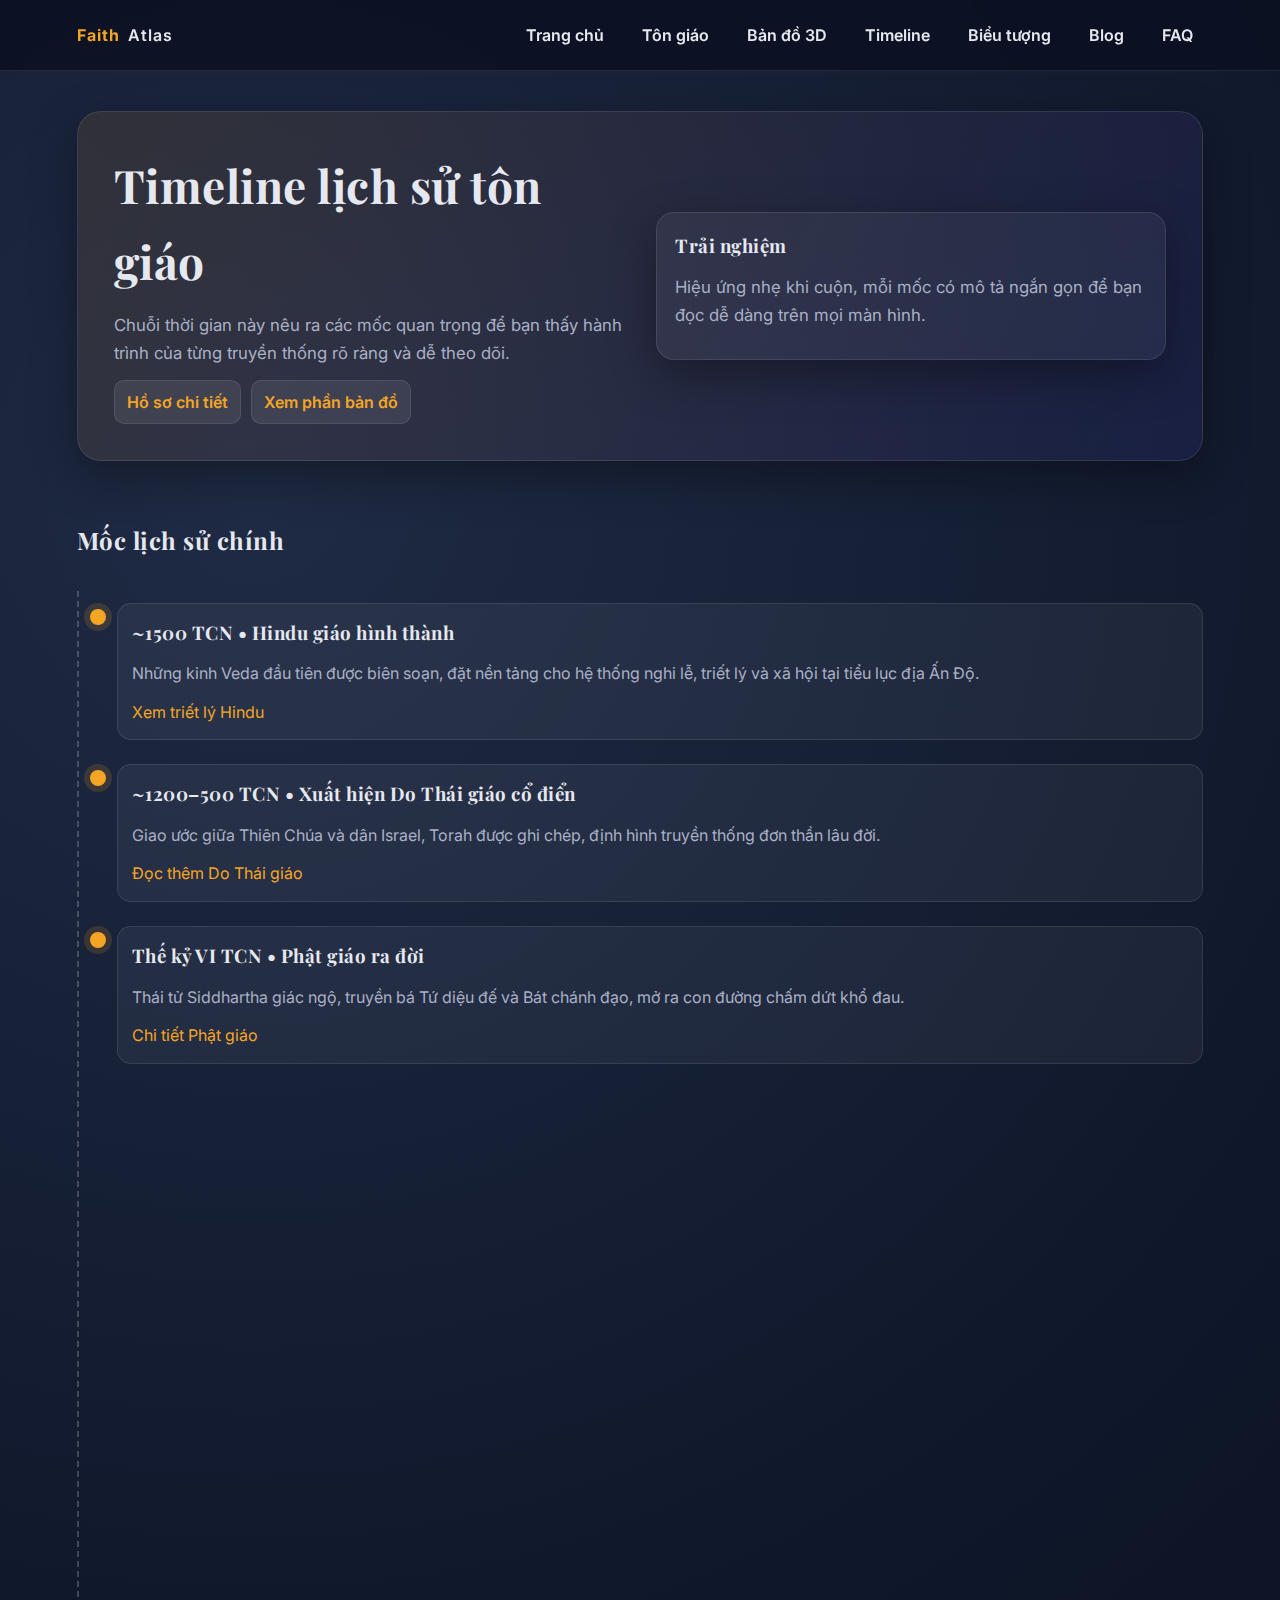
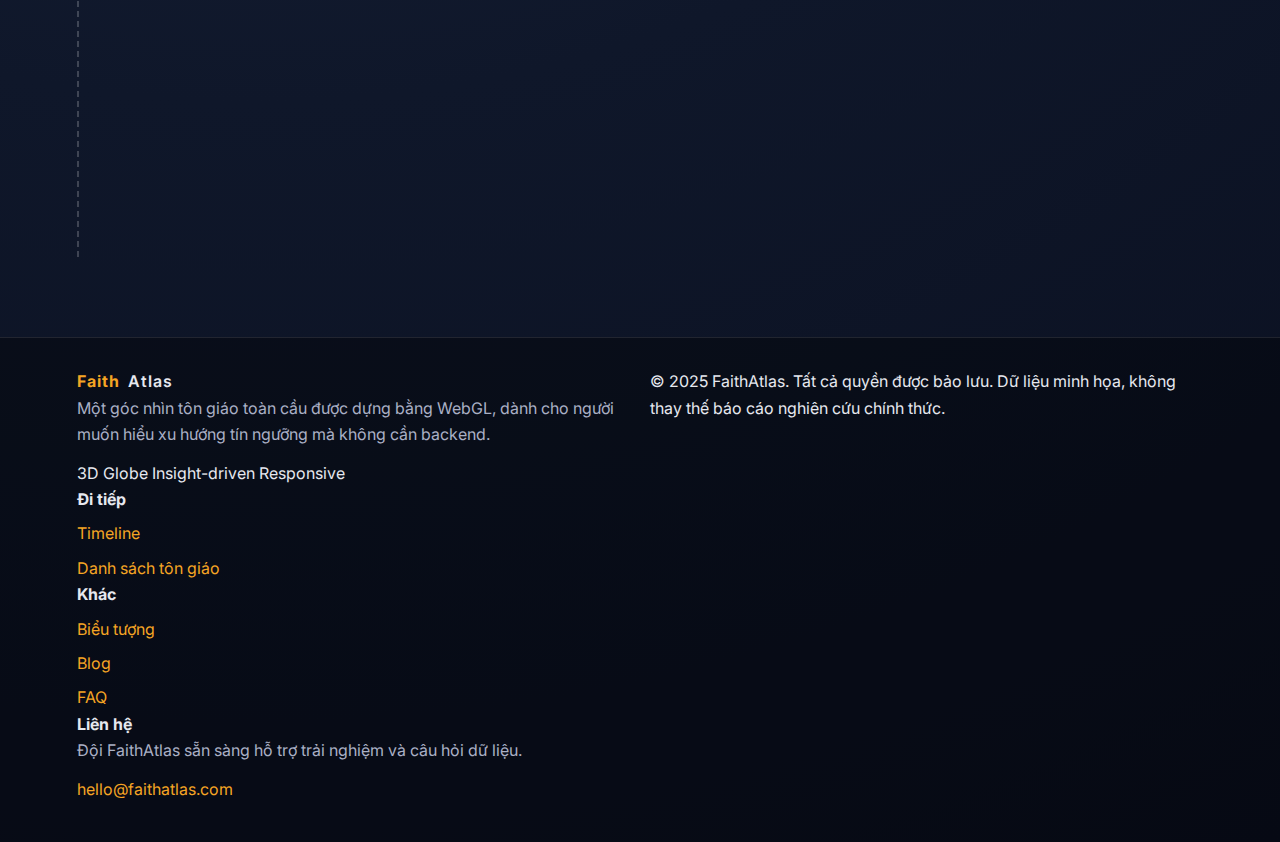
<file: timeline.html>
<!DOCTYPE html>
<html lang="vi">
  <head>
    <meta charset="UTF-8" />
    <meta name="viewport" content="width=device-width, initial-scale=1.0" />
    <title>Timeline lịch sử hình thành tôn giáo | FaithAtlas</title>
    <meta
      name="description"
      content="Dòng thời gian tóm tắt mốc hình thành của các tôn giáo lớn: Hindu, Do Thái, Phật giáo, Kitô giáo, Hồi giáo và các nhánh chính."
    />
    <link rel="preconnect" href="https://fonts.googleapis.com" />
    <link rel="preconnect" href="https://fonts.gstatic.com" crossorigin />
    <link href="https://fonts.googleapis.com/css2?family=Inter:wght@400;600;700&family=Playfair+Display:wght@600;700&display=swap" rel="stylesheet" />
    <link rel="stylesheet" href="styles.css" />
  </head>
  <body>
    <header>
      <div class="nav">
        <div class="logo">Faith<span>Atlas</span></div>
        <nav class="nav-links">
          <a href="index.html">Trang chủ</a>
          <a href="religions.html">Tôn giáo</a>
          <a href="map-3d.html">Bản đồ 3D</a>
          <a href="timeline.html">Timeline</a>
          <a href="symbols.html">Biểu tượng</a>
          <a href="blog.html">Blog</a>
          <a href="faq.html">FAQ</a>
        </nav>
        <button class="hamburger" aria-label="Mở menu">☰</button>
      </div>
      <div class="mobile-menu">
        <a href="index.html">Trang chủ</a>
        <a href="religions.html">Tôn giáo</a>
        <a href="map-3d.html">Bản đồ 3D</a>
        <a href="timeline.html">Timeline</a>
        <a href="symbols.html">Biểu tượng</a>
        <a href="blog.html">Blog</a>
        <a href="faq.html">FAQ</a>
      </div>
    </header>

    <main>
      <section class="hero fade-up">
        <div>
          <h1>Timeline lịch sử tôn giáo</h1>
          <p>Chuỗi thời gian này nêu ra các mốc quan trọng để bạn thấy hành trình của từng truyền thống rõ ràng và dễ theo dõi.</p>
          <div class="internal-links">
            <a class="chip" href="religion-detail.html">Hồ sơ chi tiết</a>
            <a class="chip" href="map-3d.html">Xem phần bản đồ</a>
          </div>
        </div>
        <div class="card">
          <h3>Trải nghiệm</h3>
          <p>Hiệu ứng nhẹ khi cuộn, mỗi mốc có mô tả ngắn gọn để bạn đọc dễ dàng trên mọi màn hình.</p>
        </div>
      </section>


      <section class="section">
        <h2>Mốc lịch sử chính</h2>
        <div class="timeline">
          <div class="timeline-item fade-up">
            <div class="timeline-card">
              <h3>~1500 TCN • Hindu giáo hình thành</h3>
              <p>Những kinh Veda đầu tiên được biên soạn, đặt nền tảng cho hệ thống nghi lễ, triết lý và xã hội tại tiểu lục địa Ấn Độ.</p>
              <a href="religion-detail.html#hindu-giao">Xem triết lý Hindu</a>
            </div>
          </div>
          <div class="timeline-item fade-up">
            <div class="timeline-card">
              <h3>~1200–500 TCN • Xuất hiện Do Thái giáo cổ điển</h3>
              <p>Giao ước giữa Thiên Chúa và dân Israel, Torah được ghi chép, định hình truyền thống đơn thần lâu đời.</p>
              <a href="religion-detail.html#do-thai-giao">Đọc thêm Do Thái giáo</a>
            </div>
          </div>
          <div class="timeline-item fade-up">
            <div class="timeline-card">
              <h3>Thế kỷ VI TCN • Phật giáo ra đời</h3>
              <p>Thái tử Siddhartha giác ngộ, truyền bá Tứ diệu đế và Bát chánh đạo, mở ra con đường chấm dứt khổ đau.</p>
              <a href="religion-detail.html#phat-giao">Chi tiết Phật giáo</a>
            </div>
          </div>
          <div class="timeline-item fade-up">
            <div class="timeline-card">
              <h3>Thế kỷ I • Kitô giáo xuất hiện</h3>
              <p>Giáo huấn của Chúa Giê-su được truyền ra khắp Đế quốc La Mã, hình thành các cộng đoàn đầu tiên.</p>
              <a href="religion-detail.html#kito-giao">Chi tiết Kitô giáo</a>
            </div>
          </div>
          <div class="timeline-item fade-up">
            <div class="timeline-card">
              <h3>Thế kỷ VII • Hồi giáo khởi sinh</h3>
              <p>Nhà tiên tri Muhammad nhận mặc khải Qur’an, cộng đồng Muslim hình thành và lan rộng nhanh chóng.</p>
              <a href="religion-detail.html#hoi-giao">Chi tiết Hồi giáo</a>
            </div>
          </div>
          <div class="timeline-item fade-up">
            <div class="timeline-card">
              <h3>Thế kỷ XI • Phân tách Đông–Tây</h3>
              <p>Đại ly giáo 1054 chia Kitô giáo thành Công giáo La Mã và Chính thống giáo Đông phương.</p>
              <a href="post-detail.html">Bối cảnh lịch sử</a>
            </div>
          </div>
          <div class="timeline-item fade-up">
            <div class="timeline-card">
              <h3>Thế kỷ XVI • Cải cách Tin Lành</h3>
              <p>Martin Luther và các nhà cải cách đặt vấn đề về thần học và tổ chức, mở ra nhiều hệ phái mới.</p>
            </div>
          </div>
          <div class="timeline-item fade-up">
            <div class="timeline-card">
              <h3>Hiện đại • Đối thoại liên tôn</h3>
              <p>Các diễn đàn liên tôn giáo, đối thoại khoa học - đức tin, và phong trào tôn trọng đa dạng văn hóa ngày càng được chú trọng.</p>
              <a href="faq.html">Xem FAQ</a>
            </div>
          </div>
        </div>
      </section>
    </main>

        <footer class="footer">
      <div class="footer-grid">
        <div class="footer-brand">
          <div class="logo">Faith<span>Atlas</span></div>
          <p>
            Một góc nhìn tôn giáo toàn cầu được dựng bằng WebGL, dành cho người muốn hiểu xu hướng tín ngưỡng mà không cần backend.
          </p>
          <div class="footer-tags">
            <span>3D Globe</span>
            <span>Insight-driven</span>
            <span>Responsive</span>
          </div>
        </div>
        <div class="footer-links">
          <strong>Đi tiếp</strong>
          <a href="timeline.html">Timeline</a>
          <a href="religions.html">Danh sách tôn giáo</a>
        </div>
        <div class="footer-links">
          <strong>Khác</strong>
          <a href="symbols.html">Biểu tượng</a>
          <a href="blog.html">Blog</a>
          <a href="faq.html">FAQ</a>
        </div>
        <div class="footer-contact">
          <strong>Liên hệ</strong>
          <p>Đội FaithAtlas sẵn sàng hỗ trợ trải nghiệm và câu hỏi dữ liệu.</p>
          <a href="mailto:hello@faithatlas.com">hello@faithatlas.com</a>
        </div>
      </div>
      <div class="footer-bottom">
        <span>© 2025 FaithAtlas. Tất cả quyền được bảo lưu.</span>
        <span>Dữ liệu minh họa, không thay thế báo cáo nghiên cứu chính thức.</span>
      </div>
    </footer>


    <script src="main.js"></script>
  </body>
</html>
</file>
<file: styles.css>
/* styles.css */
/* Phong cách chung với nền gradient tối và nhấn màu vàng cam */
:root {
  --bg: radial-gradient(circle at 20% 20%, #1f2a44, #0f172a 55%, #0a0f1f 100%);
  --text: #e6e8ef;
  --muted: #aab0c5;
  --accent: #f5a524;
  --card: rgba(255, 255, 255, 0.05);
  --border: rgba(255, 255, 255, 0.1);
  --shadow: 0 15px 45px rgba(0, 0, 0, 0.35);
  font-size: 16px;
}

* {
  box-sizing: border-box;
}

body {
  margin: 0;
  font-family: "Inter", "Segoe UI", system-ui, -apple-system, sans-serif;
  color: var(--text);
  background: var(--bg);
  line-height: 1.65;
  min-height: 100vh;
}

h1,
h2,
h3,
h4 {
  font-family: "Playfair Display", "Times New Roman", serif;
  letter-spacing: 0.5px;
  margin: 0 0 12px;
}

p {
  margin: 0 0 12px;
  color: var(--muted);
}

a {
  color: var(--accent);
  text-decoration: none;
}

img {
  max-width: 100%;
  display: block;
}

header {
  position: sticky;
  top: 0;
  z-index: 20;
  backdrop-filter: blur(12px);
  background: rgba(10, 15, 31, 0.8);
  border-bottom: 1px solid var(--border);
}

.nav {
  display: flex;
  align-items: center;
  justify-content: space-between;
  padding: 14px 6vw;
}

.logo {
  font-weight: 700;
  letter-spacing: 1px;
  display: flex;
  align-items: center;
  gap: 8px;
  color: var(--accent);
}

.logo span {
  color: var(--text);
  font-weight: 600;
}

.nav-links {
  display: flex;
  align-items: center;
  gap: 18px;
}

.nav-links a {
  font-weight: 600;
  color: var(--text);
  padding: 8px 10px;
  border-radius: 8px;
}

.nav-links a:hover {
  background: rgba(255, 255, 255, 0.06);
}

.hamburger {
  display: none;
  width: 36px;
  height: 36px;
  border-radius: 10px;
  border: 1px solid var(--border);
  color: var(--text);
  background: transparent;
  font-size: 18px;
}

.mobile-menu {
  display: none;
  flex-direction: column;
  gap: 8px;
  padding: 0 6vw 14px;
}

.mobile-menu a {
  padding: 10px 12px;
  border-radius: 10px;
  background: var(--card);
  border: 1px solid var(--border);
  color: var(--text);
}

main {
  padding: 40px 6vw 80px;
}

.hero {
  display: grid;
  grid-template-columns: repeat(auto-fit, minmax(280px, 1fr));
  gap: 32px;
  align-items: center;
  padding: 36px;
  background: linear-gradient(120deg, rgba(245, 165, 36, 0.1), rgba(79, 70, 229, 0.1));
  border-radius: 24px;
  border: 1px solid var(--border);
  box-shadow: var(--shadow);
}

.hero h1 {
  font-size: clamp(30px, 4vw, 46px);
}

.hero p {
  font-size: 1.05rem;
}

.cta-group {
  display: flex;
  gap: 12px;
  margin-top: 14px;
  flex-wrap: wrap;
}

.btn {
  display: inline-flex;
  align-items: center;
  justify-content: center;
  padding: 12px 18px;
  border-radius: 12px;
  border: none;
  cursor: pointer;
  font-weight: 700;
  transition: transform 0.2s ease, box-shadow 0.2s ease;
  background: var(--accent);
  color: #0a0f1f;
  box-shadow: 0 10px 25px rgba(245, 165, 36, 0.35);
}

.btn.secondary {
  background: transparent;
  color: var(--text);
  border: 1px solid var(--border);
  box-shadow: none;
}

.btn:hover {
  transform: translateY(-2px);
}

.section {
  margin-top: 60px;
}

.section-header {
  display: flex;
  align-items: center;
  justify-content: space-between;
  gap: 20px;
  margin-bottom: 20px;
}

.section-header p {
  margin: 0;
}

.grid {
  display: grid;
  gap: 20px;
}

.grid-3 {
  grid-template-columns: repeat(auto-fit, minmax(260px, 1fr));
}

.grid-4 {
  grid-template-columns: repeat(auto-fit, minmax(220px, 1fr));
}

.card {
  background: var(--card);
  border: 1px solid var(--border);
  border-radius: 18px;
  padding: 18px;
  box-shadow: var(--shadow);
  transition: transform 0.2s ease, border-color 0.2s ease, box-shadow 0.2s ease;
}

.card:hover {
  transform: translateY(-4px);
  border-color: rgba(245, 165, 36, 0.6);
  box-shadow: 0 18px 30px rgba(0, 0, 0, 0.4);
}

.tag {
  display: inline-flex;
  align-items: center;
  gap: 6px;
  background: rgba(245, 165, 36, 0.12);
  color: var(--accent);
  padding: 6px 10px;
  border-radius: 999px;
  font-weight: 600;
  font-size: 0.9rem;
}

.quote-box {
  background: linear-gradient(135deg, rgba(79, 70, 229, 0.2), rgba(10, 15, 31, 0.8));
  padding: 20px;
  border-radius: 16px;
  border: 1px solid var(--border);
  position: relative;
}

.quote-box::before {
  content: "“";
  font-size: 80px;
  position: absolute;
  top: -18px;
  left: 12px;
  color: rgba(255, 255, 255, 0.05);
}

.badge {
  display: inline-block;
  background: rgba(255, 255, 255, 0.08);
  padding: 6px 10px;
  border-radius: 10px;
  font-weight: 600;
  color: var(--text);
}

.footer {
  padding: 30px 6vw 40px;
  background: rgba(0, 0, 0, 0.35);
  border-top: 1px solid var(--border);
  display: grid;
  grid-template-columns: repeat(auto-fit, minmax(240px, 1fr));
  gap: 20px;
}

.footer-links {
  display: flex;
  flex-direction: column;
  gap: 8px;
}

.footer small {
  color: var(--muted);
}

.search-bar {
  display: flex;
  gap: 12px;
  flex-wrap: wrap;
}

input,
select,
textarea {
  background: rgba(255, 255, 255, 0.06);
  border: 1px solid var(--border);
  color: var(--text);
  border-radius: 12px;
  padding: 10px 12px;
  font-size: 1rem;
}

input:focus,
select:focus,
textarea:focus {
  outline: 1px solid var(--accent);
}

.pill {
  display: inline-flex;
  background: rgba(90, 103, 216, 0.18);
  color: #d7dcff;
  padding: 6px 10px;
  border-radius: 999px;
  font-weight: 600;
  margin-right: 8px;
}

.timeline {
  position: relative;
  margin-top: 30px;
  padding-left: 20px;
  border-left: 2px dashed rgba(255, 255, 255, 0.2);
}

.timeline-item {
  padding: 12px 0 12px 18px;
  position: relative;
}

.timeline-item::before {
  content: "";
  position: absolute;
  left: -9px;
  top: 18px;
  width: 16px;
  height: 16px;
  border-radius: 50%;
  background: var(--accent);
  box-shadow: 0 0 0 6px rgba(245, 165, 36, 0.15);
}

.timeline-card {
  background: var(--card);
  padding: 14px;
  border-radius: 14px;
  border: 1px solid var(--border);
}

.legend {
  display: flex;
  gap: 12px;
  flex-wrap: wrap;
}

.legend span {
  display: inline-flex;
  align-items: center;
  gap: 6px;
  background: rgba(255, 255, 255, 0.06);
  padding: 8px 10px;
  border-radius: 8px;
}

.legend .dot {
  width: 12px;
  height: 12px;
  border-radius: 50%;
  display: inline-block;
}

.legend.legend-detailed {
  flex-direction: column;
  gap: 14px;
}

.legend-entry {
  display: flex;
  gap: 12px;
  padding: 10px 12px;
  border-radius: 14px;
  background: rgba(255, 255, 255, 0.04);
  border: 1px solid rgba(255, 255, 255, 0.08);
  transition: border-color 0.2s ease, transform 0.2s ease;
}

.legend-entry:hover {
  border-color: rgba(245, 165, 36, 0.7);
  transform: translateY(-2px);
}

.legend-entry .dot {
  width: 14px;
  height: 14px;
}

.legend-entry strong {
  display: block;
  font-size: 0.95rem;
  color: var(--text);
}

.legend-entry p {
  margin: 4px 0 0;
  font-size: 0.9rem;
  color: var(--muted);
  line-height: 1.4;
}

.symbol-grid {
  display: grid;
  grid-template-columns: repeat(auto-fit, minmax(180px, 1fr));
  gap: 16px;
}

.symbol-card {
  text-align: center;
  padding: 16px;
  border-radius: 14px;
  border: 1px solid var(--border);
  background: var(--card);
  transition: transform 0.25s ease, box-shadow 0.25s ease;
}

.symbol-card:hover {
  transform: translateY(-6px) rotate(-1deg);
  box-shadow: 0 18px 32px rgba(0, 0, 0, 0.4);
}

.symbol-icon {
  font-size: 36px;
  margin-bottom: 8px;
}

.modal {
  position: fixed;
  inset: 0;
  background: rgba(0, 0, 0, 0.7);
  display: none;
  align-items: center;
  justify-content: center;
  padding: 20px;
  z-index: 50;
}

.modal.active {
  display: flex;
}

.modal-content {
  background: #0f172a;
  border-radius: 18px;
  border: 1px solid var(--border);
  max-width: 520px;
  width: 100%;
  padding: 20px;
  box-shadow: var(--shadow);
}

.faq-item {
  border-bottom: 1px solid var(--border);
}

.faq-question {
  display: flex;
  justify-content: space-between;
  align-items: center;
  padding: 14px 0;
  cursor: pointer;
  font-weight: 700;
}

.faq-answer {
  max-height: 0;
  overflow: hidden;
  transition: max-height 0.25s ease;
  color: var(--muted);
}

.faq-item.active .faq-answer {
  max-height: 400px;
  padding-bottom: 12px;
}

.blog-card {
  display: grid;
  grid-template-columns: 1fr;
  gap: 12px;
}

.meta {
  color: var(--muted);
  font-size: 0.95rem;
}

.sidebar {
  background: var(--card);
  border: 1px solid var(--border);
  border-radius: 16px;
  padding: 16px;
}

.related {
  display: flex;
  flex-direction: column;
  gap: 10px;
}

.map-panel {
  display: grid;
  grid-template-columns: minmax(300px, 1fr) minmax(320px, 360px);
  gap: 20px;
  align-items: start;
}

.canvas-wrap {
  position: relative;
  background: rgba(0, 0, 0, 0.25);
  border-radius: 18px;
  border: 1px solid var(--border);
  overflow: hidden;
}

.tooltip {
  position: absolute;
  top: 0;
  left: 0;
  transform: translate(-50%, -110%);
  background: rgba(15, 23, 42, 0.92);
  color: var(--text);
  padding: 12px 14px;
  border-radius: 12px;
  border: 1px solid var(--border);
  box-shadow: 0 20px 45px rgba(0, 0, 0, 0.5);
  max-width: 260px;
  font-size: 0.9rem;
  line-height: 1.4;
  z-index: 5;
  opacity: 0;
  pointer-events: none;
  transition: opacity 0.2s ease, transform 0.15s ease;
}

.table {
  width: 100%;
  border-collapse: collapse;
}

.table th,
.table td {
  padding: 10px 12px;
  border-bottom: 1px solid var(--border);
  text-align: left;
}

.internal-links {
  display: flex;
  gap: 10px;
  flex-wrap: wrap;
}

.chip {
  background: rgba(255, 255, 255, 0.08);
  padding: 8px 12px;
  border-radius: 10px;
  border: 1px solid var(--border);
  font-weight: 600;
}

.fade-up {
  opacity: 0;
  transform: translateY(20px);
  transition: opacity 0.4s ease, transform 0.4s ease;
}

.fade-up.in-view {
  opacity: 1;
  transform: translateY(0);
}

@media (max-width: 1024px) {
  .map-panel {
    grid-template-columns: 1fr;
  }
}

@media (max-width: 768px) {
  .nav {
    padding: 12px 5vw;
  }
  .nav-links {
    display: none;
  }
  .hamburger {
    display: inline-flex;
    align-items: center;
    justify-content: center;
  }
  .mobile-menu.show {
    display: flex;
  }
  .section-header {
    flex-direction: column;
    align-items: flex-start;
  }
  .map-panel {
    grid-template-columns: 1fr;
  }
}

.cesium-credit,
.cesium-credit-imageContainer,
.cesium-credit-textContainer,
.cesium-credit-text,
.leaflet-control-attribution {
  display: none !important;
}
</file>
